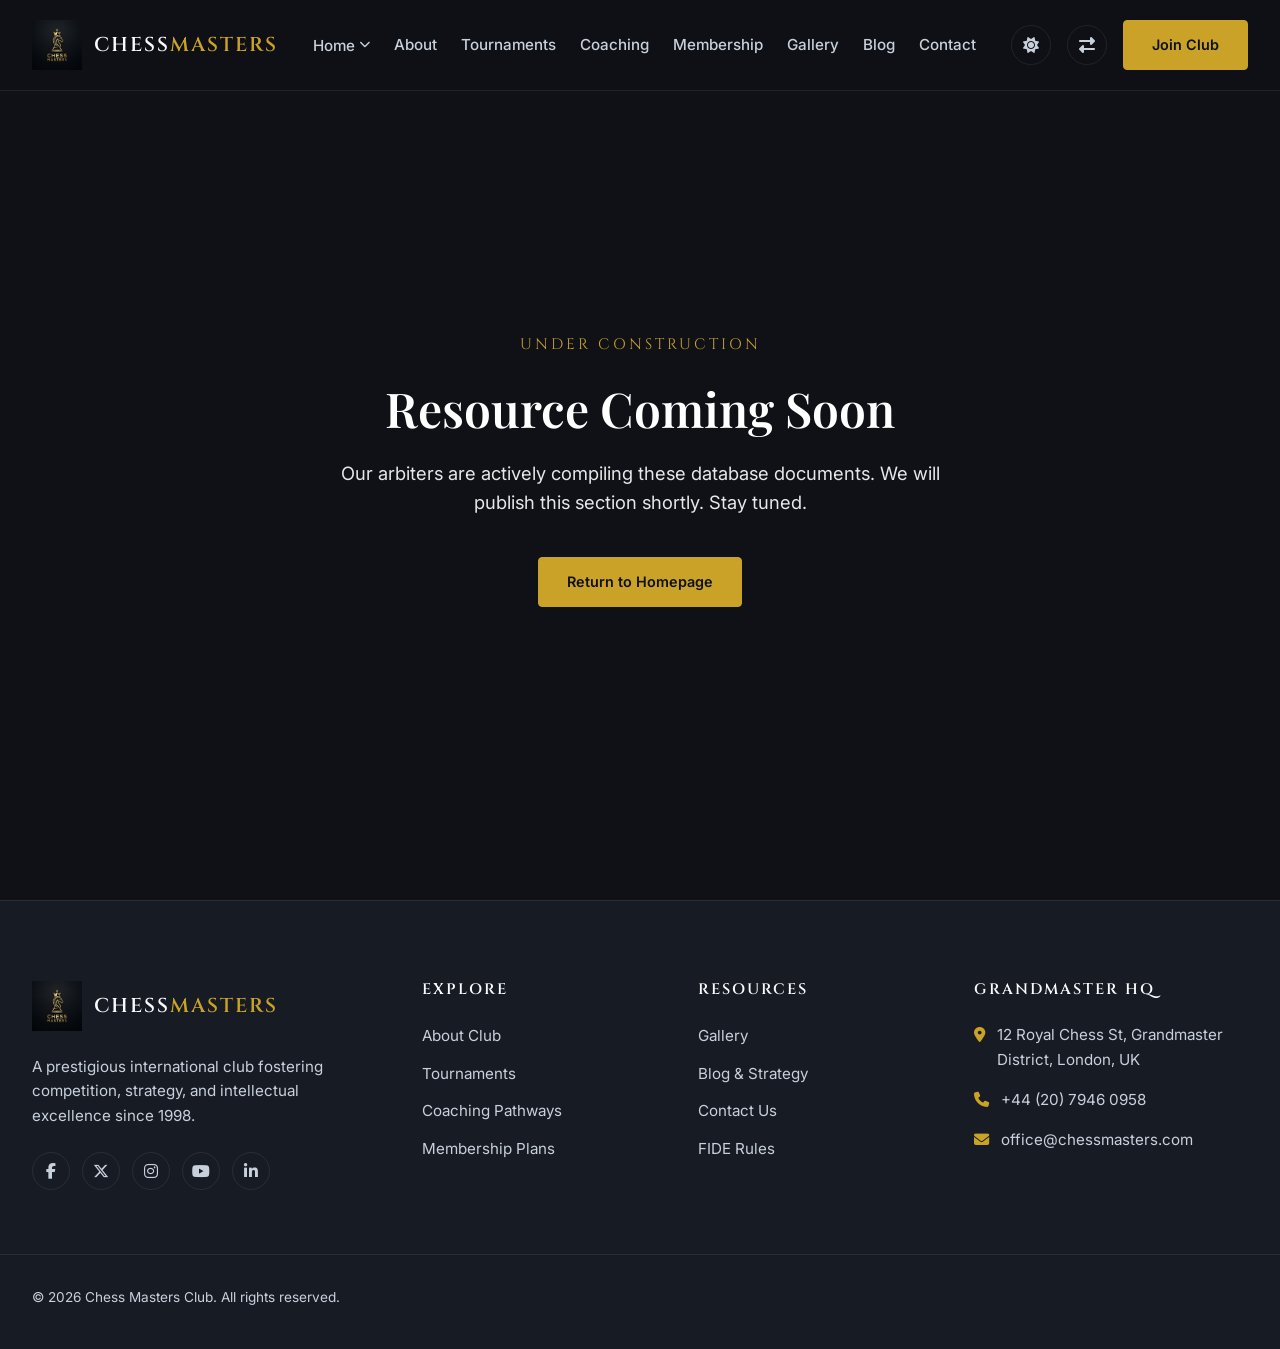
<file: coming-soon.html>
<!DOCTYPE html>
<html lang="en" data-theme="dark" dir="ltr">

<head>
    <meta charset="UTF-8">
    <meta name="viewport" content="width=device-width, initial-scale=1.0">
    <title>Coming Soon - Chess Masters</title>
    <meta name="description" content="This resource is coming soon. Stay tuned for updates from Chess Masters Club.">
    <!-- Favicon -->
    <link rel="icon" type="image/svg+xml" href="assets/images/favicon.svg">
    <link rel="icon" type="image/png" href="assets/images/favicon.png">
    <link rel="apple-touch-icon" href="assets/images/favicon.png">
    <!-- Open Graph / SEO -->
    <meta property="og:type" content="website">
    <meta property="og:url" content="https://chessmasters.com/">
    <meta property="og:image" content="assets/images/hero-1.png">
    <meta name="twitter:card" content="summary_large_image">
    <meta name="robots" content="index, follow">
    <!-- FontAwesome for icons -->
    <link rel="stylesheet" href="https://cdnjs.cloudflare.com/ajax/libs/font-awesome/6.4.2/css/all.min.css">
    <!-- Custom Stylesheet -->
    <link rel="stylesheet" href="assets/css/style.css">
</head>

<body>

    <!-- Site Header -->
    <header id="main-header">
        <div class="header-container container">
            <a href="index.html" class="logo">
                <img src="assets/images/logo.png" alt="Chess Masters Logo" style="width: 50px; height: auto;">
                <div class="logo-text">CHESS<span class="logo-accent">MASTERS</span></div>
            </a>

            <nav class="nav-menu" id="primary-navigation">
                <div class="nav-dropdown">
                    <button class="nav-dropdown-toggle">
                        Home <i class="fas fa-chevron-down" style="font-size: 0.7rem;"></i>
                    </button>
                    <div class="nav-dropdown-menu">
                        <a href="index.html" class="nav-dropdown-item">Home 1</a>
                        <a href="home-2.html" class="nav-dropdown-item">Home 2</a>
                    </div>
                </div>
                <a href="about.html" class="nav-link">About</a>
                <a href="tournaments.html" class="nav-link">Tournaments</a>
                <a href="coaching.html" class="nav-link">Coaching</a>
                <a href="membership.html" class="nav-link">Membership</a>
                <a href="gallery.html" class="nav-link">Gallery</a>
                <a href="blog.html" class="nav-link">Blog</a>
                <a href="contact.html" class="nav-link">Contact</a>
                <!-- Mobile Theme & RTL Toggles (only visible in mobile menu) -->
                <div class="nav-menu-controls">
                    <button class="control-btn theme-toggle-btn" title="Toggle Theme"><i class="fas fa-sun"></i></button>
                    <button class="control-btn rtl-toggle-btn" title="Toggle RTL"><i class="fas fa-right-left"></i></button>
                </div>
            <!-- Mobile Join Club (last in menu) -->
            <div class="nav-menu-join-btn" style="display:none;">
                <a href="signup.html" class="btn btn-primary" style="width:100%; text-align:center;">Join Club</a>
            </div>
            </nav>

            <div class="nav-actions">
                <button class="control-btn theme-toggle-btn" title="Toggle Theme"><i class="fas fa-sun"></i></button>
                <button class="control-btn rtl-toggle-btn" title="Toggle RTL"><i class="fas fa-right-left"></i></button>
                <a href="signup.html" class="btn btn-primary">Join Club</a>
                <button class="menu-toggle" id="mobile-menu-btn" aria-label="Toggle Navigation">
                    <span></span>
                    <span></span>
                    <span></span>
                </button>
            </div>
        </div>
    </header>

    <!-- Subpage Hero -->
    <section class="hero" style="min-height: 100vh; text-align: center; display: flex; align-items: center; justify-content: center; background-color: var(--bg-primary);">
        <div class="container">
            <span class="hero-tag">Under Construction</span>
            <h1 style="margin-bottom: 1.5rem; font-size: 3rem;">Resource Coming Soon</h1>
            <p style="margin: 0 auto 2.5rem auto; max-width: 600px;">Our arbiters are actively compiling these database documents. We will publish this section shortly. Stay tuned.</p>
            <a href="index.html" class="btn btn-primary">Return to Homepage</a>
        </div>
    </section>

    <!-- Footer -->
    <footer>
        <div class="container footer-grid">
            <div>
                <a href="index.html" class="logo" style="margin-bottom: 1.5rem;">
                    <img src="assets/images/logo.png" alt="Chess Masters Logo" style="width: 50px; height: auto;">
                    <div class="logo-text" style="font-size: 1.25rem;">CHESS<span class="logo-accent" style="font-size: 1.25rem;">MASTERS</span></div>
                </a>
                <p class="footer-desc">A prestigious international club fostering competition, strategy, and intellectual excellence since 1998.</p>
                <div class="footer-socials">
                    <a href="#" class="social-btn" aria-label="Facebook"><i class="fab fa-facebook-f"></i></a>
                    <a href="#" class="social-btn" aria-label="Twitter"><i class="fa-brands fa-x-twitter"></i></a>
                    <a href="#" class="social-btn" aria-label="Instagram"><i class="fab fa-instagram"></i></a>
                    <a href="#" class="social-btn" aria-label="YouTube"><i class="fab fa-youtube"></i></a>
                    <a href="#" class="social-btn" aria-label="LinkedIn"><i class="fab fa-linkedin-in"></i></a>
                </div>
            </div>

            <div>
                <h4 class="footer-title">Explore</h4>
                <ul class="footer-links">
                    <li><a href="about.html">About Club</a></li>
                    <li><a href="tournaments.html">Tournaments</a></li>
                    <li><a href="coaching.html">Coaching Pathways</a></li>
                    <li><a href="membership.html">Membership Plans</a></li>
                </ul>
            </div>

            <div>
                <h4 class="footer-title">Resources</h4>
                <ul class="footer-links">
                    <li><a href="gallery.html">Gallery</a></li>
                    <li><a href="blog.html">Blog & Strategy</a></li>
                    <li><a href="contact.html">Contact Us</a></li>
                    <li><a href="coming-soon.html">FIDE Rules</a></li>
                </ul>
            </div>

            <div>
                <h4 class="footer-title">Grandmaster HQ</h4>
                <div class="footer-contact">
                    <div class="footer-contact-item">
                        <i class="fas fa-map-marker-alt"></i>
                        <span>12 Royal Chess St, Grandmaster District, London, UK</span>
                    </div>
                    <div class="footer-contact-item">
                        <i class="fas fa-phone"></i>
                        <span>+44 (20) 7946 0958</span>
                    </div>
                    <div class="footer-contact-item">
                        <i class="fas fa-envelope"></i>
                        <span>office@chessmasters.com</span>
                    </div>
                </div>
            </div>
        </div>

        <div class="container footer-bottom">
            <p>&copy; 2026 Chess Masters Club. All rights reserved.</p>
        </div>
    </footer>

    <!-- Modals -->
    <div class="modal" id="join-club-modal">
        <div class="modal-content">
            <span class="modal-close"><i class="fas fa-times"></i></span>
            <h3 class="modal-title">Join Chess Masters</h3>
            <p class="modal-subtitle">Enroll as a player in our community to unlock complete member privileges.</p>
            <form>
                <div class="form-group">
                    <label class="form-label">Full Name</label>
                    <input type="text" class="form-control" required>
                </div>
                <div class="form-group">
                    <label class="form-label">Email Address</label>
                    <input type="email" class="form-control" required>
                </div>
                <div class="form-group">
                    <label class="form-label">Select Membership Plan</label>
                    <select class="form-control">
                        <option>Aspirant Plan ($29/mo)</option>
                        <option>Contender Plan ($59/mo)</option>
                        <option>Championship Plan ($99/mo)</option>
                    </select>
                </div>
                <button type="submit" class="btn btn-primary" style="width: 100%;">Submit Enrollment</button>
            </form>
        </div>
    </div>

    <div class="modal" id="register-tournament-modal">
        <div class="modal-content">
            <span class="modal-close"><i class="fas fa-times"></i></span>
            <h3 class="modal-title">Tournament Registration</h3>
            <p class="modal-subtitle">Reserve your seat. Matches require official check-in 30 mins before pairing.</p>
            <form>
                <div class="form-group">
                    <label class="form-label">Full Name</label>
                    <input type="text" class="form-control" required>
                </div>
                <div class="form-group">
                    <label class="form-label">FIDE ID (Optional)</label>
                    <input type="text" class="form-control">
                </div>
                <div class="form-group">
                    <label class="form-label">Select Tournament</label>
                    <select class="form-control">
                        <option>Summer Classical Open (July 15)</option>
                        <option>Grandmaster Blitz Arena (August 02)</option>
                        <option>Under-16 Masters Challenge (August 12)</option>
                    </select>
                </div>
                <button type="submit" class="btn btn-premium" style="width: 100%;">Register & Check-In</button>
            </form>
        </div>
    </div>

    <button id="scroll-to-top-btn" class="scroll-top-btn" title="Scroll to Top">
        <i class="fas fa-arrow-up"></i>
    </button>

    <script src="assets/js/main.js"></script>
</body>

</html>
</file>
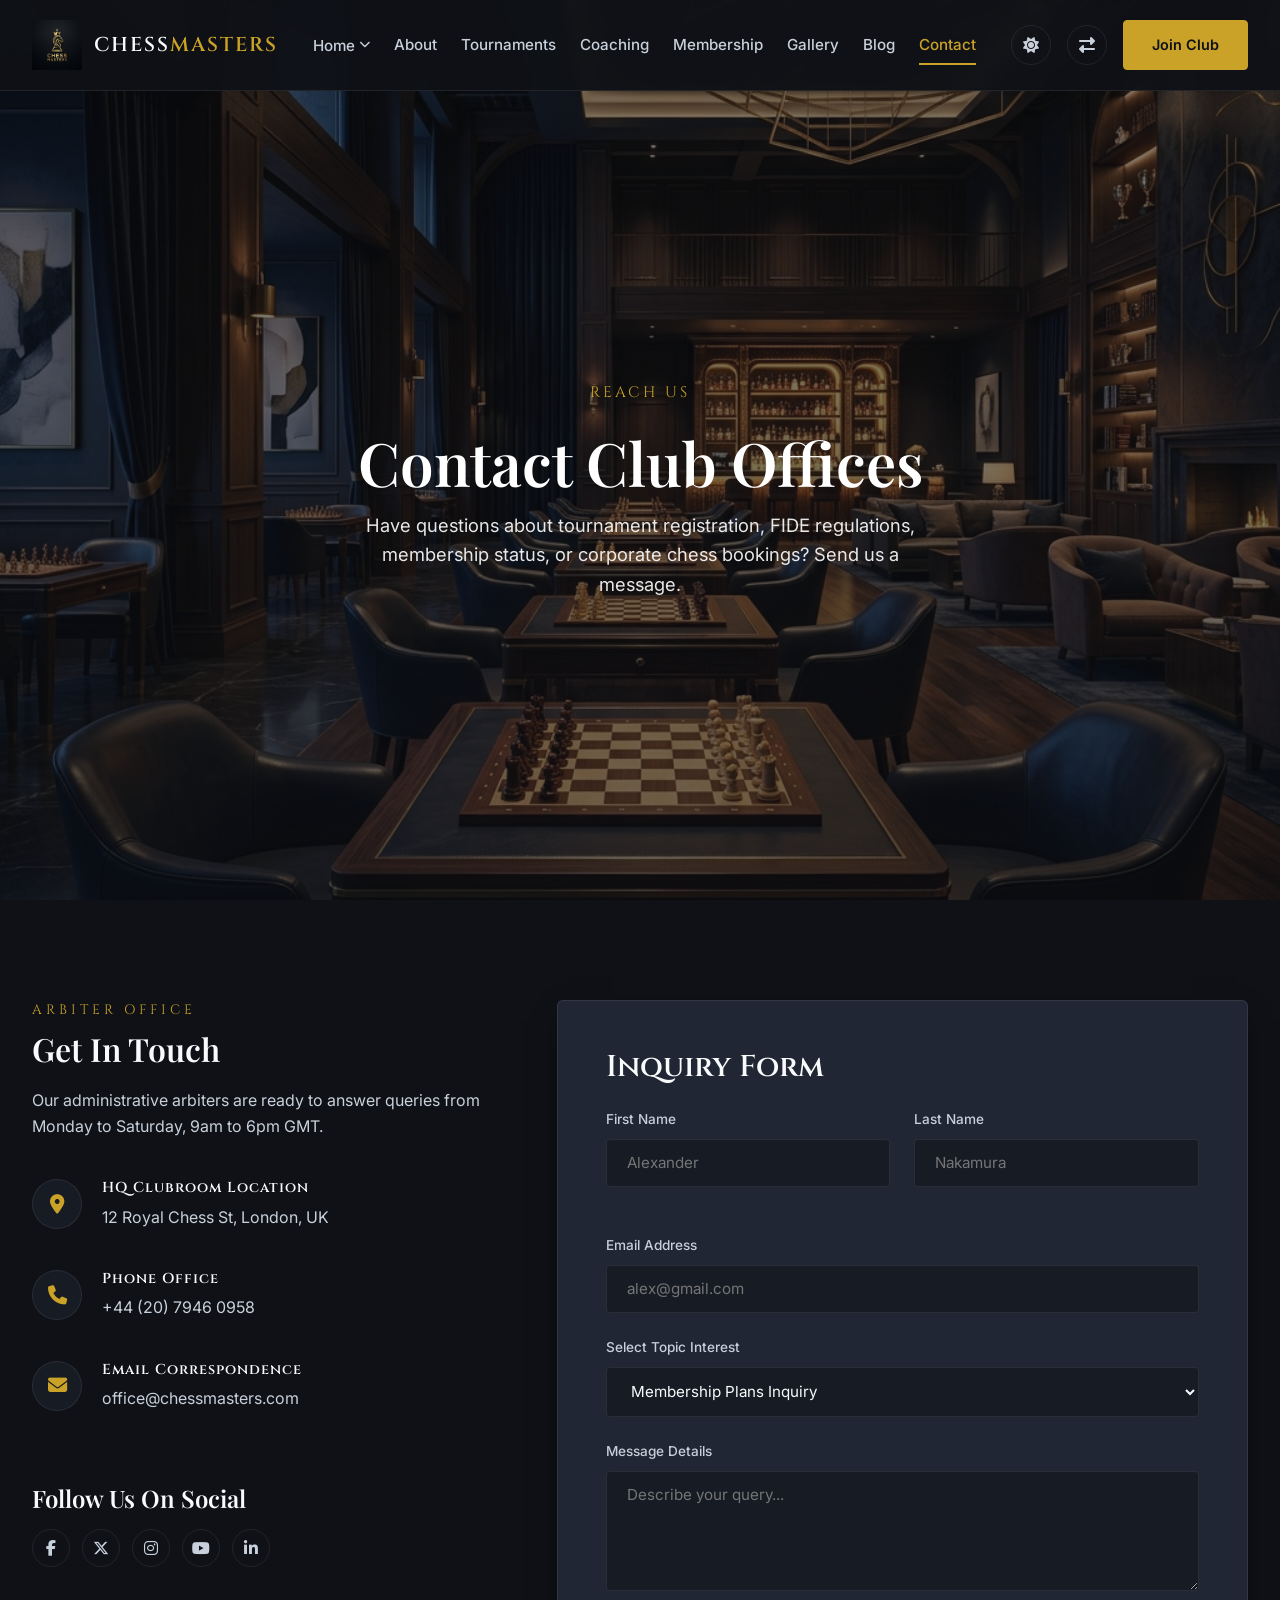
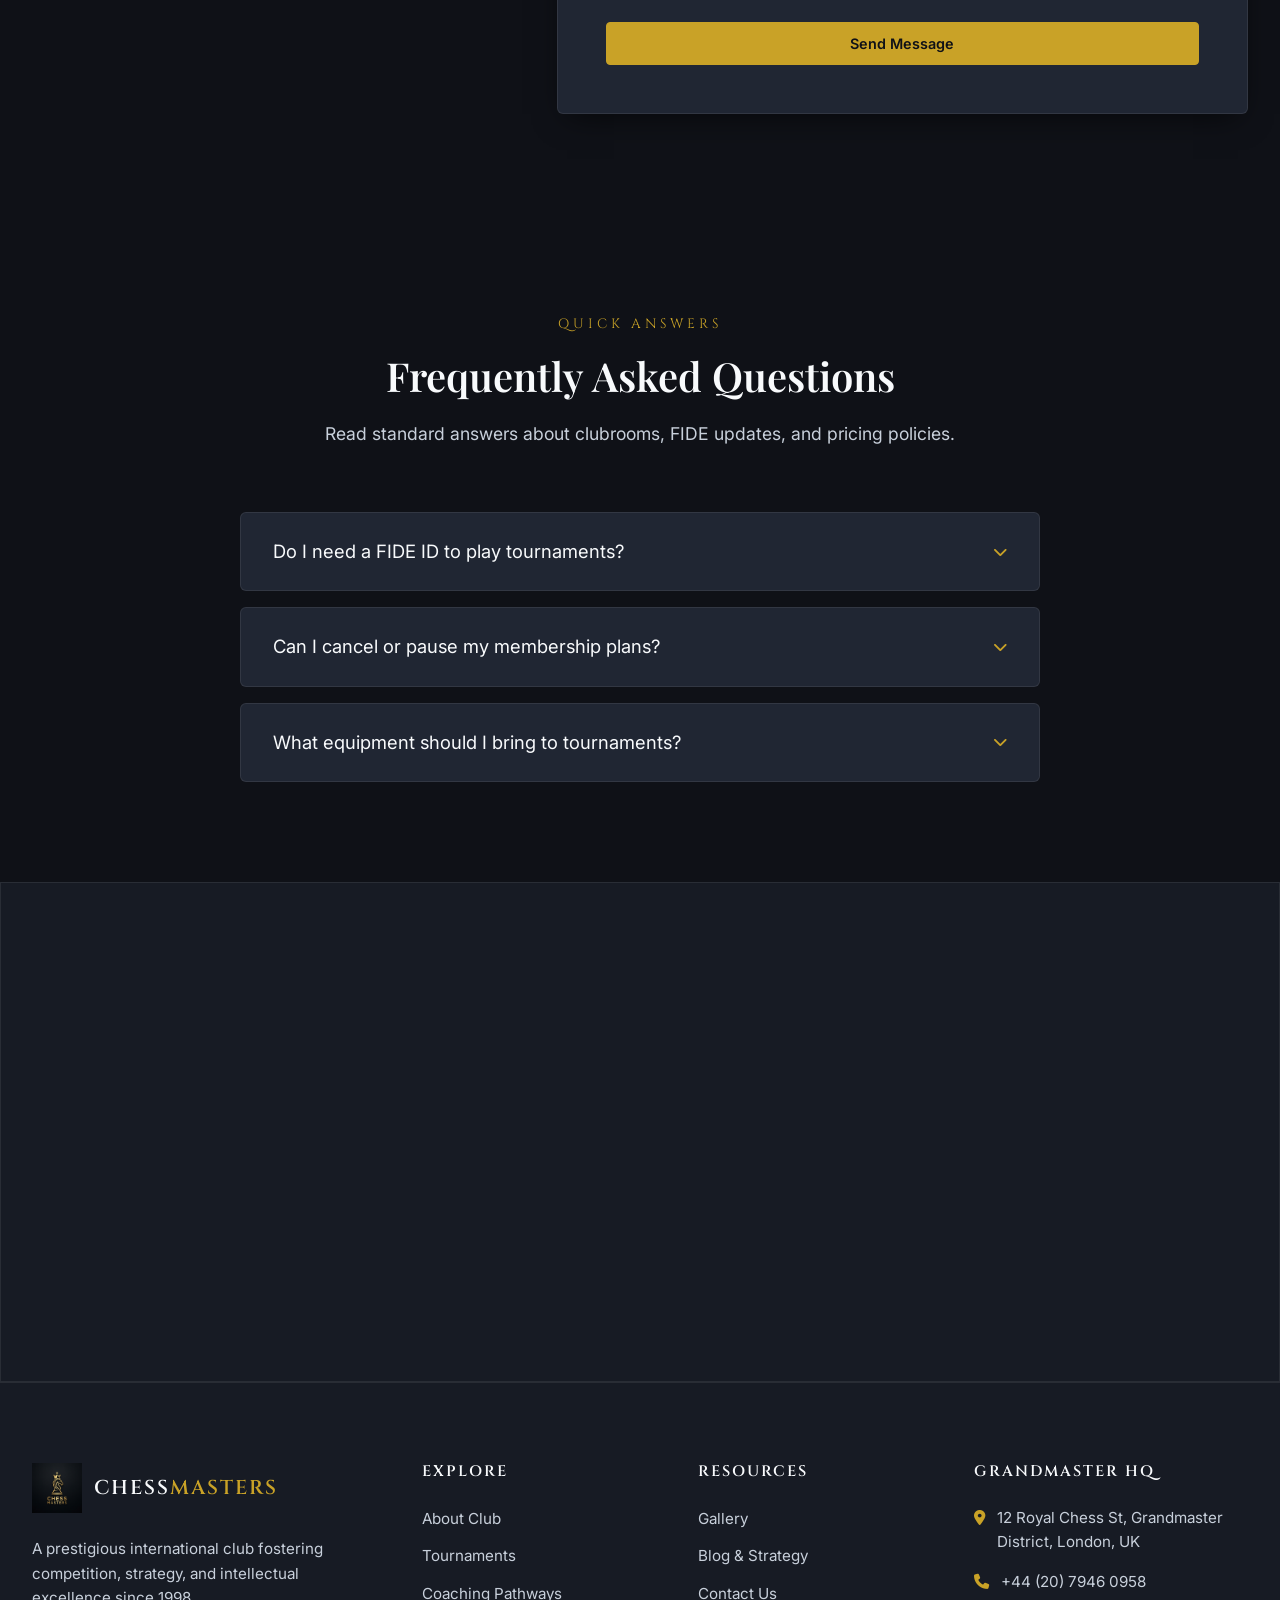
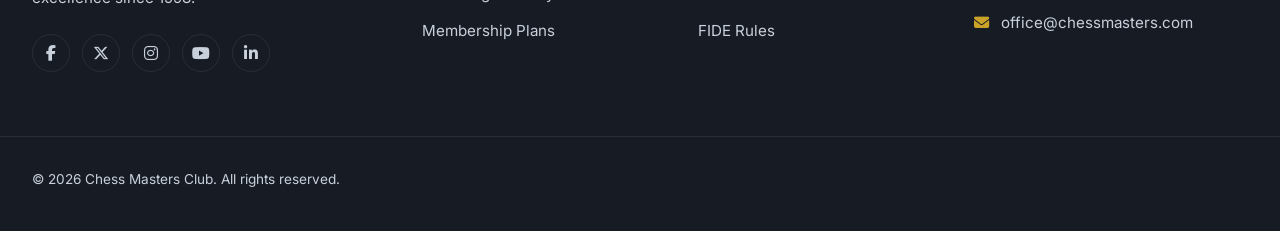
<file: contact.html>
<!DOCTYPE html>
<html lang="en" data-theme="dark" dir="ltr">

<head>
    <meta charset="UTF-8">
    <meta name="viewport" content="width=device-width, initial-scale=1.0">
    <title>Contact Us - Chess Masters</title>
    <meta name="description"
        content="Reach out to Chess Masters Club. Ask questions about arbiter pairing, membership fee waivers, or grandmaster class bookings.">
    <!-- Favicon -->
    <link rel="icon" type="image/svg+xml" href="assets/images/favicon.svg">
    <link rel="icon" type="image/png" href="assets/images/favicon.png">
    <link rel="apple-touch-icon" href="assets/images/favicon.png">
    <!-- Open Graph / SEO -->
    <meta property="og:type" content="website">
    <meta property="og:url" content="https://chessmasters.com/">
    <meta property="og:image" content="assets/images/hero-1.png">
    <meta name="twitter:card" content="summary_large_image">
    <meta name="robots" content="index, follow">
    <!-- FontAwesome for icons -->
    <link rel="stylesheet" href="https://cdnjs.cloudflare.com/ajax/libs/font-awesome/6.4.2/css/all.min.css">
    <!-- Custom Stylesheet -->
    <link rel="stylesheet" href="assets/css/style.css">
</head>

<body>

    <!-- Site Header -->
    <header id="main-header">
        <div class="header-container container">
            <a href="index.html" class="logo">
                <img src="assets/images/logo.png" alt="Chess Masters Logo" style="width: 50px; height: auto;">
                <div class="logo-text">CHESS<span class="logo-accent">MASTERS</span></div>
            </a>

            <nav class="nav-menu" id="primary-navigation">
                <div class="nav-dropdown">
                    <button class="nav-dropdown-toggle">
                        Home <i class="fas fa-chevron-down" style="font-size: 0.7rem;"></i>
                    </button>
                    <div class="nav-dropdown-menu">
                        <a href="index.html" class="nav-dropdown-item">Home 1</a>
                        <a href="home-2.html" class="nav-dropdown-item">Home 2</a>
                    </div>
                </div>
                <a href="about.html" class="nav-link">About</a>
                <a href="tournaments.html" class="nav-link">Tournaments</a>
                <a href="coaching.html" class="nav-link">Coaching</a>
                <a href="membership.html" class="nav-link">Membership</a>
                <a href="gallery.html" class="nav-link">Gallery</a>
                <a href="blog.html" class="nav-link">Blog</a>
                <a href="contact.html" class="nav-link active">Contact</a>
                <!-- Mobile Theme & RTL Toggles (only visible in mobile menu) -->
                <div class="nav-menu-controls">
                    <button class="control-btn theme-toggle-btn" title="Toggle Theme"><i
                            class="fas fa-sun"></i></button>
                    <button class="control-btn rtl-toggle-btn" title="Toggle RTL"><i
                            class="fas fa-right-left"></i></button>
                </div>
                <!-- Mobile Join Club (last in menu) -->
                <div class="nav-menu-join-btn" style="display:none;">
                    <a href="signup.html" class="btn btn-primary" style="width:100%; text-align:center;">Join Club</a>
                </div>
            </nav>

            <div class="nav-actions">
                <button class="control-btn theme-toggle-btn" title="Toggle Theme"><i class="fas fa-sun"></i></button>
                <button class="control-btn rtl-toggle-btn" title="Toggle RTL"><i class="fas fa-right-left"></i></button>
                <a href="signup.html" class="btn btn-primary">Join Club</a>
                <button class="menu-toggle" id="mobile-menu-btn" aria-label="Toggle Navigation">
                    <span></span>
                    <span></span>
                    <span></span>
                </button>
            </div>
        </div>
    </header>

    <!-- Subpage Hero -->
    <section class="hero"
        style="height: 450px; display: flex; flex-direction: column; justify-content: center; padding: 80px 0 0 0; text-align: center; background: linear-gradient(rgba(15, 17, 23, 0.5), rgba(15, 17, 23, 0.6)), url('assets/images/hero-bg-subpages.png') center/cover;">
        <div class="container">
            <span class="hero-tag">Reach Us</span>
            <h1 style="margin-bottom: 1rem;">Contact Club Offices</h1>
            <p style="margin: 0 auto; max-width: 600px;">Have questions about tournament registration, FIDE regulations,
                membership status, or corporate chess bookings? Send us a message.</p>
        </div>
    </section>

    <!-- Contact & inquiry Form Details -->
    <section id="contact-details-form">
        <div class="container">
            <div class="contact-wrapper">
                <!-- Details Panel -->
                <div class="contact-info-panel">
                    <div>
                        <span class="section-tag" style="margin-bottom: 0.5rem;">Arbiter Office</span>
                        <h2 class="section-title" style="font-size: 2rem;">Get In Touch</h2>
                        <p>Our administrative arbiters are ready to answer queries from Monday to Saturday, 9am to 6pm
                            GMT.</p>
                    </div>

                    <div class="contact-detail-item">
                        <div class="contact-detail-icon"><i class="fas fa-map-marker-alt"></i></div>
                        <div class="contact-detail-content">
                            <h4>HQ Clubroom Location</h4>
                            <p>12 Royal Chess St, London, UK</p>
                        </div>
                    </div>

                    <div class="contact-detail-item">
                        <div class="contact-detail-icon"><i class="fas fa-phone"></i></div>
                        <div class="contact-detail-content">
                            <h4>Phone Office</h4>
                            <p>+44 (20) 7946 0958</p>
                        </div>
                    </div>

                    <div class="contact-detail-item">
                        <div class="contact-detail-icon"><i class="fas fa-envelope"></i></div>
                        <div class="contact-detail-content">
                            <h4>Email Correspondence</h4>
                            <p>office@chessmasters.com</p>
                        </div>
                    </div>

                    <!-- Social Icons -->
                    <div style="margin-top: 2rem;">
                        <h4 style="margin-bottom: 1rem;">Follow Us On Social</h4>
                        <div class="footer-socials">
                            <a href="#" class="social-btn" aria-label="Facebook"><i class="fab fa-facebook-f"></i></a>
                            <a href="#" class="social-btn" aria-label="Twitter"><i
                                    class="fa-brands fa-x-twitter"></i></a>
                            <a href="#" class="social-btn" aria-label="Instagram"><i class="fab fa-instagram"></i></a>
                            <a href="#" class="social-btn" aria-label="YouTube"><i class="fab fa-youtube"></i></a>
                            <a href="#" class="social-btn" aria-label="LinkedIn"><i class="fab fa-linkedin-in"></i></a>
                        </div>
                    </div>
                </div>

                <!-- Form Panel -->
                <div class="contact-form-panel">
                    <h3 style="margin-bottom: 1.5rem; font-family: var(--font-accent);">Inquiry Form</h3>
                    <form action="#" method="POST"
                        onsubmit="event.preventDefault(); alert('Thank you! Your message has been sent successfully. We will respond within 24 hours.'); this.reset();">
                        <div class="form-group-row">
                            <div class="form-group">
                                <label class="form-label">First Name</label>
                                <input type="text" class="form-control" required placeholder="Alexander">
                            </div>
                            <div class="form-group">
                                <label class="form-label">Last Name</label>
                                <input type="text" class="form-control" required placeholder="Nakamura">
                            </div>
                        </div>

                        <div class="form-group">
                            <label class="form-label">Email Address</label>
                            <input type="email" class="form-control" required placeholder="alex@gmail.com">
                        </div>

                        <div class="form-group">
                            <label class="form-label">Select Topic Interest</label>
                            <select class="form-control">
                                <option>Membership Plans Inquiry</option>
                                <option>Tournament Pairing / FIDE Regulations</option>
                                <option>Grandmaster Private Tuition Bookings</option>
                                <option>School / Corporate Club Bookings</option>
                            </select>
                        </div>

                        <div class="form-group">
                            <label class="form-label">Message Details</label>
                            <textarea class="form-control" placeholder="Describe your query..."></textarea>
                        </div>

                        <button type="submit" class="btn btn-primary" style="width: 100%;">Send Message</button>
                    </form>
                </div>
            </div>
        </div>
    </section>

    <!-- FAQ Accordion section -->
    <section id="faq-sections">
        <div class="container">
            <div class="section-header">
                <span class="section-tag">Quick Answers</span>
                <h2 class="section-title">Frequently Asked Questions</h2>
                <p class="section-subtitle">Read standard answers about clubrooms, FIDE updates, and pricing policies.
                </p>
            </div>

            <div class="faq-accordion">
                <!-- FAQ 1 -->
                <div class="faq-item">
                    <div class="faq-question">
                        <span>Do I need a FIDE ID to play tournaments?</span>
                        <i class="fas fa-chevron-down faq-icon"></i>
                    </div>
                    <div class="faq-answer">
                        <p>No. If you do not have a FIDE ID, our arbiter board will allocate you a local ID during first
                            round pairings check-in and submit your name to the federation for standard rating
                            registration.</p>
                    </div>
                </div>

                <!-- FAQ 2 -->
                <div class="faq-item">
                    <div class="faq-question">
                        <span>Can I cancel or pause my membership plans?</span>
                        <i class="fas fa-chevron-down faq-icon"></i>
                    </div>
                    <div class="faq-answer">
                        <p>Yes. You can pause or cancel your monthly subscriptions at any point directly from the
                            accounts office or by sending an email cancellation request 5 days prior to billing updates.
                        </p>
                    </div>
                </div>

                <!-- FAQ 3 -->
                <div class="faq-item">
                    <div class="faq-question">
                        <span>What equipment should I bring to tournaments?</span>
                        <i class="fas fa-chevron-down faq-icon"></i>
                    </div>
                    <div class="faq-answer">
                        <p>All sets, electronic digital clocks, DGT sensor boards, and notation booklets are supplied
                            directly by the club. Players only need to bring legal check-in documents.</p>
                    </div>
                </div>
            </div>
        </div>
    </section>

    <!-- Google Map Embed -->
    <section style="padding: 0;">
        <div class="map-container" style="border-radius: 0; margin-top: 0; height: 500px;">
            <iframe
                src="https://www.google.com/maps/embed?pb=!1m18!1m12!1m3!1d2483.5236949876456!2d-0.12755892346818684!3d51.50735167148693!2m3!1f0!2f0!3f0!3m2!1i1024!2i768!4f13.1!3m3!1m2!1s0x487604b900000001%3A0x1234567890abcdef!2s12%20Royal%20Chess%20St%2C%20London!5e0!3m2!1sen!2suk!4v1234567890"
                width="100%" height="100%" style="border:0;" allowfullscreen="" loading="lazy"
                referrerpolicy="no-referrer-when-downgrade"></iframe>
        </div>
    </section>

    <!-- Footer -->
    <footer>
        <div class="container footer-grid">
            <div>
                <a href="index.html" class="logo" style="margin-bottom: 1.5rem;">
                    <img src="assets/images/logo.png" alt="Chess Masters Logo" style="width: 50px; height: auto;">
                    <div class="logo-text" style="font-size: 1.25rem;">CHESS<span class="logo-accent"
                            style="font-size: 1.25rem;">MASTERS</span></div>
                </a>
                <p class="footer-desc">A prestigious international club fostering competition, strategy, and
                    intellectual excellence since 1998.</p>
                <div class="footer-socials">
                    <a href="#" class="social-btn" aria-label="Facebook"><i class="fab fa-facebook-f"></i></a>
                    <a href="#" class="social-btn" aria-label="Twitter"><i class="fa-brands fa-x-twitter"></i></a>
                    <a href="#" class="social-btn" aria-label="Instagram"><i class="fab fa-instagram"></i></a>
                    <a href="#" class="social-btn" aria-label="YouTube"><i class="fab fa-youtube"></i></a>
                    <a href="#" class="social-btn" aria-label="LinkedIn"><i class="fab fa-linkedin-in"></i></a>
                </div>
            </div>

            <div>
                <h4 class="footer-title">Explore</h4>
                <ul class="footer-links">
                    <li><a href="about.html">About Club</a></li>
                    <li><a href="tournaments.html">Tournaments</a></li>
                    <li><a href="coaching.html">Coaching Pathways</a></li>
                    <li><a href="membership.html">Membership Plans</a></li>
                </ul>
            </div>

            <div>
                <h4 class="footer-title">Resources</h4>
                <ul class="footer-links">
                    <li><a href="gallery.html">Gallery</a></li>
                    <li><a href="blog.html">Blog & Strategy</a></li>
                    <li><a href="contact.html">Contact Us</a></li>
                    <li><a href="coming-soon.html">FIDE Rules</a></li>
                </ul>
            </div>

            <div>
                <h4 class="footer-title">Grandmaster HQ</h4>
                <div class="footer-contact">
                    <div class="footer-contact-item">
                        <i class="fas fa-map-marker-alt"></i>
                        <span>12 Royal Chess St, Grandmaster District, London, UK</span>
                    </div>
                    <div class="footer-contact-item">
                        <i class="fas fa-phone"></i>
                        <span>+44 (20) 7946 0958</span>
                    </div>
                    <div class="footer-contact-item">
                        <i class="fas fa-envelope"></i>
                        <span>office@chessmasters.com</span>
                    </div>
                </div>
            </div>
        </div>

        <div class="container footer-bottom">
            <p>&copy; 2026 Chess Masters Club. All rights reserved.</p>
        </div>
    </footer>

    <!-- Modals -->
    <div class="modal" id="join-club-modal">
        <div class="modal-content">
            <span class="modal-close"><i class="fas fa-times"></i></span>
            <h3 class="modal-title">Join Chess Masters</h3>
            <p class="modal-subtitle">Enroll as a player in our community to unlock complete member privileges.</p>
            <form>
                <div class="form-group">
                    <label class="form-label">Full Name</label>
                    <input type="text" class="form-control" required>
                </div>
                <div class="form-group">
                    <label class="form-label">Email Address</label>
                    <input type="email" class="form-control" required>
                </div>
                <div class="form-group">
                    <label class="form-label">Select Membership Plan</label>
                    <select class="form-control">
                        <option>Aspirant Plan ($29/mo)</option>
                        <option>Contender Plan ($59/mo)</option>
                        <option>Championship Plan ($99/mo)</option>
                    </select>
                </div>
                <button type="submit" class="btn btn-primary" style="width: 100%;">Submit Enrollment</button>
            </form>
        </div>
    </div>

    <div class="modal" id="register-tournament-modal">
        <div class="modal-content">
            <span class="modal-close"><i class="fas fa-times"></i></span>
            <h3 class="modal-title">Tournament Registration</h3>
            <p class="modal-subtitle">Reserve your seat. Matches require official check-in 30 mins before pairing.</p>
            <form>
                <div class="form-group">
                    <label class="form-label">Full Name</label>
                    <input type="text" class="form-control" required>
                </div>
                <div class="form-group">
                    <label class="form-label">FIDE ID (Optional)</label>
                    <input type="text" class="form-control">
                </div>
                <div class="form-group">
                    <label class="form-label">Select Tournament</label>
                    <select class="form-control">
                        <option>Summer Classical Open (July 15)</option>
                        <option>Grandmaster Blitz Arena (August 02)</option>
                        <option>Under-16 Masters Challenge (August 12)</option>
                    </select>
                </div>
                <button type="submit" class="btn btn-premium" style="width: 100%;">Register & Check-In</button>
            </form>
        </div>
    </div>

    <button id="scroll-to-top-btn" class="scroll-top-btn" title="Scroll to Top">
        <i class="fas fa-arrow-up"></i>
    </button>

    <script src="assets/js/main.js"></script>
</body>

</html>
</file>
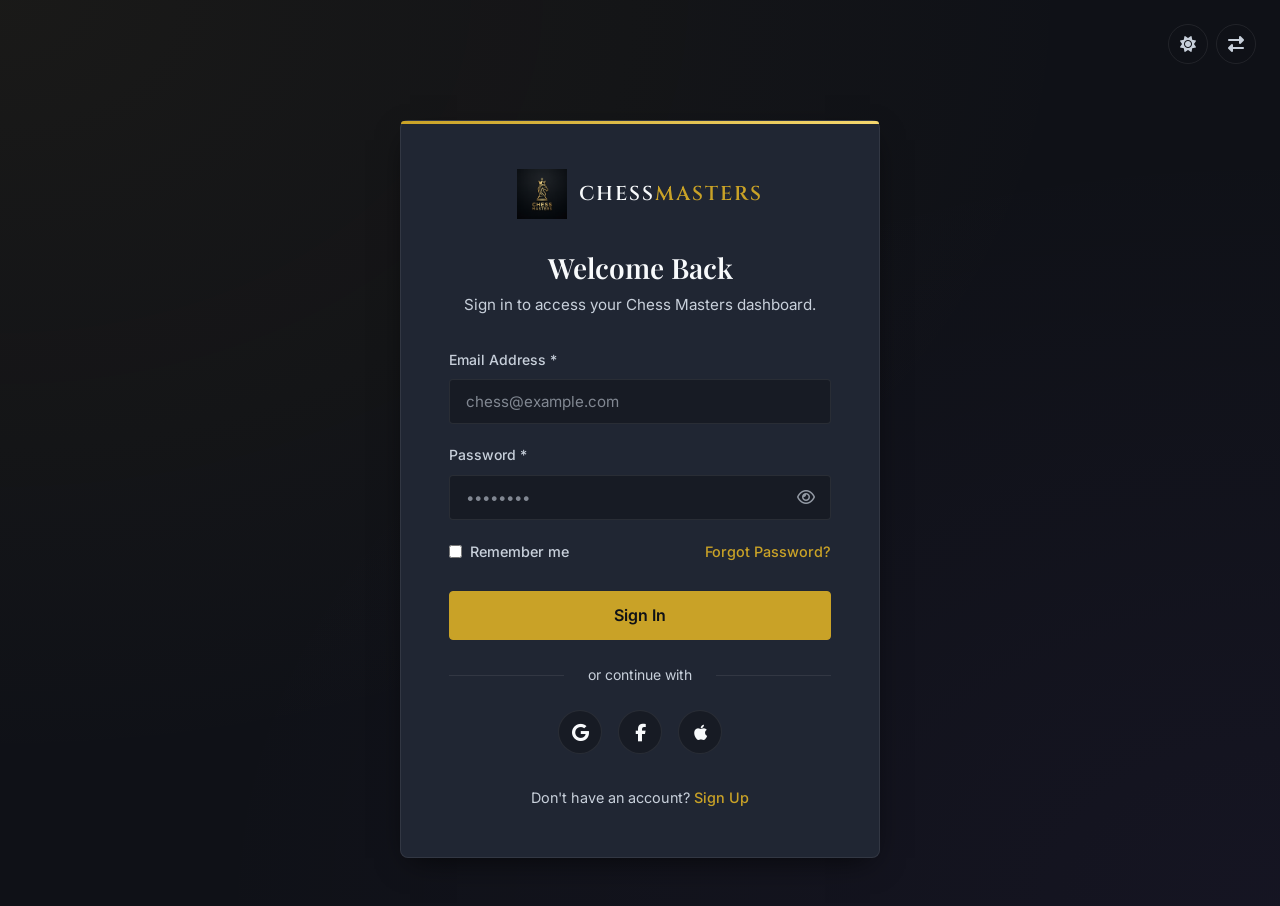
<file: login.html>
<!DOCTYPE html>
<html lang="en" data-theme="dark" dir="ltr">

<head>
    <meta charset="UTF-8">
    <meta name="viewport" content="width=device-width, initial-scale=1.0">
    <title>Sign In - Chess Masters</title>
    <meta name="description"
        content="Sign in to your Chess Masters Club account. Access tournaments, Grandmaster coaching sessions, and elite member privileges.">
    <!-- Favicon -->
    <link rel="icon" type="image/svg+xml" href="assets/images/favicon.svg">
    <link rel="icon" type="image/png" href="assets/images/favicon.png">
    <link rel="apple-touch-icon" href="assets/images/favicon.png">
    <!-- Open Graph / SEO -->
    <meta property="og:type" content="website">
    <meta property="og:title" content="Sign In - Chess Masters">
    <meta property="og:description" content="Sign in to your Chess Masters Club account.">
    <meta property="og:url" content="https://chessmasters.com/login.html">
    <meta property="og:image" content="assets/images/hero-1.png">
    <meta name="twitter:card" content="summary_large_image">
    <meta name="robots" content="index, follow">
    <!-- FontAwesome for icons -->
    <link rel="stylesheet" href="https://cdnjs.cloudflare.com/ajax/libs/font-awesome/6.4.2/css/all.min.css">
    <!-- Custom Stylesheet -->
    <link rel="stylesheet" href="assets/css/style.css">
    <style>
        .auth-page {
            min-height: 100vh;
            display: flex;
            align-items: center;
            justify-content: center;
            padding: 120px 1.5rem 3rem;
            background-color: var(--bg-primary);
            position: relative;
            overflow: hidden;
        }

        .auth-page::before {
            content: '';
            position: absolute;
            top: 0;
            left: 0;
            right: 0;
            bottom: 0;
            background: radial-gradient(ellipse at top left, rgba(201, 162, 39, 0.06) 0%, transparent 60%),
                radial-gradient(ellipse at bottom right, rgba(139, 92, 246, 0.05) 0%, transparent 60%);
            pointer-events: none;
        }

        .auth-card {
            background-color: var(--bg-card);
            border: 1px solid var(--border-color);
            border-radius: 8px;
            padding: 3rem;
            width: 100%;
            max-width: 480px;
            box-shadow: var(--shadow-premium);
            position: relative;
            z-index: 1;
        }

        .auth-card::before {
            content: '';
            position: absolute;
            top: 0;
            left: 0;
            right: 0;
            height: 3px;
            background: linear-gradient(90deg, var(--accent-primary), var(--accent-secondary));
            border-radius: 8px 8px 0 0;
        }

        .auth-logo {
            display: flex;
            align-items: center;
            justify-content: center;
            gap: 0.75rem;
            margin-bottom: 2rem;
            text-decoration: none;
        }

        .auth-logo svg {
            width: 32px;
            height: 32px;
            fill: var(--accent-primary);
        }

        .auth-title {
            text-align: center;
            margin-bottom: 2rem;
        }

        .auth-title h1 {
            font-size: 1.75rem;
            margin-bottom: 0.5rem;
        }

        .auth-title p {
            font-size: 0.95rem;
            color: var(--text-secondary);
        }

        .auth-form .form-group {
            margin-bottom: 1.25rem;
        }

        .auth-form label {
            display: block;
            font-size: 0.875rem;
            font-weight: 500;
            color: var(--text-secondary);
            margin-bottom: 0.5rem;
        }

        .auth-form input,
        .auth-form select {
            width: 100%;
            padding: 0.75rem 1rem;
            background-color: var(--bg-secondary);
            border: 1px solid var(--border-color);
            border-radius: 4px;
            color: var(--text-primary);
            font-family: var(--font-body);
            font-size: 0.95rem;
            transition: border-color var(--transition-fast), box-shadow var(--transition-fast);
        }

        .auth-form input:focus,
        .auth-form select:focus {
            outline: none;
            border-color: var(--accent-primary);
            box-shadow: 0 0 0 3px rgba(201, 162, 39, 0.1);
        }

        .auth-form input::placeholder {
            color: var(--text-secondary);
            opacity: 0.6;
        }

        .auth-submit {
            width: 100%;
            margin-top: 0.5rem;
            padding: 0.85rem;
            font-size: 1rem;
        }

        .auth-divider {
            text-align: center;
            color: var(--text-secondary);
            font-size: 0.875rem;
            margin: 1.5rem 0;
            position: relative;
        }

        .auth-divider::before,
        .auth-divider::after {
            content: '';
            position: absolute;
            top: 50%;
            width: 30%;
            height: 1px;
            background-color: var(--border-color);
        }

        .auth-divider::before {
            left: 0;
        }

        .auth-divider::after {
            right: 0;
        }

        .auth-footer {
            text-align: center;
            margin-top: 1.5rem;
            font-size: 0.9rem;
            color: var(--text-secondary);
        }

        .auth-footer a {
            color: var(--accent-primary);
            font-weight: 500;
            text-decoration: none;
        }

        .auth-footer a:hover {
            text-decoration: underline;
        }

        .social-login-btn {
            display: flex;
            align-items: center;
            justify-content: center;
            width: 44px;
            height: 44px;
            border: 1px solid var(--border-color);
            border-radius: 50%;
            color: var(--text-primary);
            transition: all var(--transition-fast);
            background-color: var(--bg-secondary);
            font-size: 1.1rem;
            text-decoration: none;
        }

        .social-login-btn:hover {
            border-color: var(--accent-primary);
            color: var(--accent-primary);
            box-shadow: 0 0 10px var(--glow);
            transform: translateY(-2px);
        }

        .auth-controls {
            position: fixed;
            top: 1.5rem;
            right: 1.5rem;
            display: flex;
            gap: 0.5rem;
            z-index: 100;
        }

        html[dir="rtl"] .auth-controls {
            right: auto;
            left: 1.5rem;
        }

        @media (max-width: 480px) {
            .auth-card {
                padding: 2rem 1.5rem;
            }

            .auth-page {
                padding: 5rem 1rem 2rem;
            }
        }
    </style>
</head>

<body>

    <main class="auth-page">
        <!-- Theme & RTL controls - fixed top-right outside card -->
        <div class="auth-controls">
            <button class="control-btn theme-toggle-btn" title="Toggle Theme"><i class="fas fa-sun"></i></button>
            <button class="control-btn rtl-toggle-btn" title="Switch to RTL"><i class="fas fa-right-left"></i></button>
        </div>

        <div class="auth-card">

            <!-- Logo -->
            <a href="index.html" class="auth-logo">
                <img src="assets/images/logo.png" alt="Chess Masters Logo" style="width: 50px; height: auto;">
                <div class="logo-text">CHESS<span class="logo-accent">MASTERS</span></div>
            </a>

            <!-- Title -->
            <div class="auth-title">
                <h1>Welcome Back</h1>
                <p>Sign in to access your Chess Masters dashboard.</p>
            </div>

            <!-- Sign In Form -->
            <form class="auth-form" id="login-form">
                <div class="form-group">
                    <label for="email">Email Address *</label>
                    <input type="email" id="email" placeholder="chess@example.com" required>
                </div>
                <div class="form-group" style="position: relative;">
                    <label for="password">Password *</label>
                    <div style="position: relative; display: flex; align-items: center;">
                        <input type="password" id="password" placeholder="••••••••" required
                            style="padding-inline-end: 2.5rem;">
                        <i class="far fa-eye" id="toggle-password"
                            style="position: absolute; inset-inline-end: 1rem; cursor: pointer; color: var(--text-secondary); opacity: 0.7; transition: opacity var(--transition-fast);"></i>
                    </div>
                </div>

                <div class="form-group"
                    style="display: flex; justify-content: space-between; align-items: center; margin-top: 1.25rem;">
                    <label for="remember-me"
                        style="display: flex; align-items: center; gap: 0.5rem; margin: 0; cursor: pointer; font-size: 0.9rem;">
                        <input type="checkbox" id="remember-me" style="width: auto; margin: 0; cursor: pointer;">
                        Remember me
                    </label>
                    <a href="#" class="forgot-password-link"
                        style="color: var(--accent-primary); font-size: 0.9rem; text-decoration: none; font-weight: 500; transition: color var(--transition-fast);">Forgot
                        Password?</a>
                </div>

                <button type="submit" class="btn btn-primary auth-submit" id="login-btn">
                    Sign In
                </button>
            </form>

            <div class="auth-divider">or continue with</div>

            <div style="display: flex; justify-content: center; gap: 1rem; margin-top: 1rem; margin-bottom: 2rem;">
                <a href="#" class="social-login-btn" title="Continue with Google"><i class="fab fa-google"></i></a>
                <a href="#" class="social-login-btn" title="Continue with Facebook"><i
                        class="fab fa-facebook-f"></i></a>
                <a href="#" class="social-login-btn" title="Continue with Apple"><i class="fab fa-apple"></i></a>
            </div>

            <p class="auth-footer">
                Don't have an account? <a href="signup.html">Sign Up</a>
            </p>

        </div>
    </main>

    <!-- Scroll to Top Button -->
    <button id="scroll-to-top-btn" class="scroll-top-btn" title="Scroll to Top">
        <i class="fas fa-arrow-up"></i>
    </button>

    <!-- JS Scripts -->
    <script src="assets/js/main.js"></script>
    <script>
        // Password Visibility Toggle
        const togglePassword = document.getElementById('toggle-password');
        const passwordInput = document.getElementById('password');
        if (togglePassword && passwordInput) {
            togglePassword.addEventListener('click', () => {
                const type = passwordInput.getAttribute('type') === 'password' ? 'text' : 'password';
                passwordInput.setAttribute('type', type);
                togglePassword.classList.toggle('fa-eye');
                togglePassword.classList.toggle('fa-eye-slash');
            });
        }

        // Login form submission
        const loginForm = document.getElementById('login-form');
        const loginBtn = document.getElementById('login-btn');
        if (loginForm && loginBtn) {
            loginForm.addEventListener('submit', (e) => {
                e.preventDefault();
                const original = loginBtn.innerHTML;
                loginBtn.disabled = true;
                loginBtn.innerHTML = 'Signing In...';
                setTimeout(() => {
                    alert('Sign in successful! Redirecting to dashboard...');
                    loginForm.reset();
                    loginBtn.disabled = false;
                    loginBtn.innerHTML = original;
                }, 1200);
            });
        }

        // Add forgot password link hover underline
        const forgotLink = document.querySelector('.forgot-password-link');
        if (forgotLink) {
            forgotLink.addEventListener('mouseenter', () => forgotLink.style.textDecoration = 'underline');
            forgotLink.addEventListener('mouseleave', () => forgotLink.style.textDecoration = 'none');
        }
    </script>
</body>

</html>
</file>
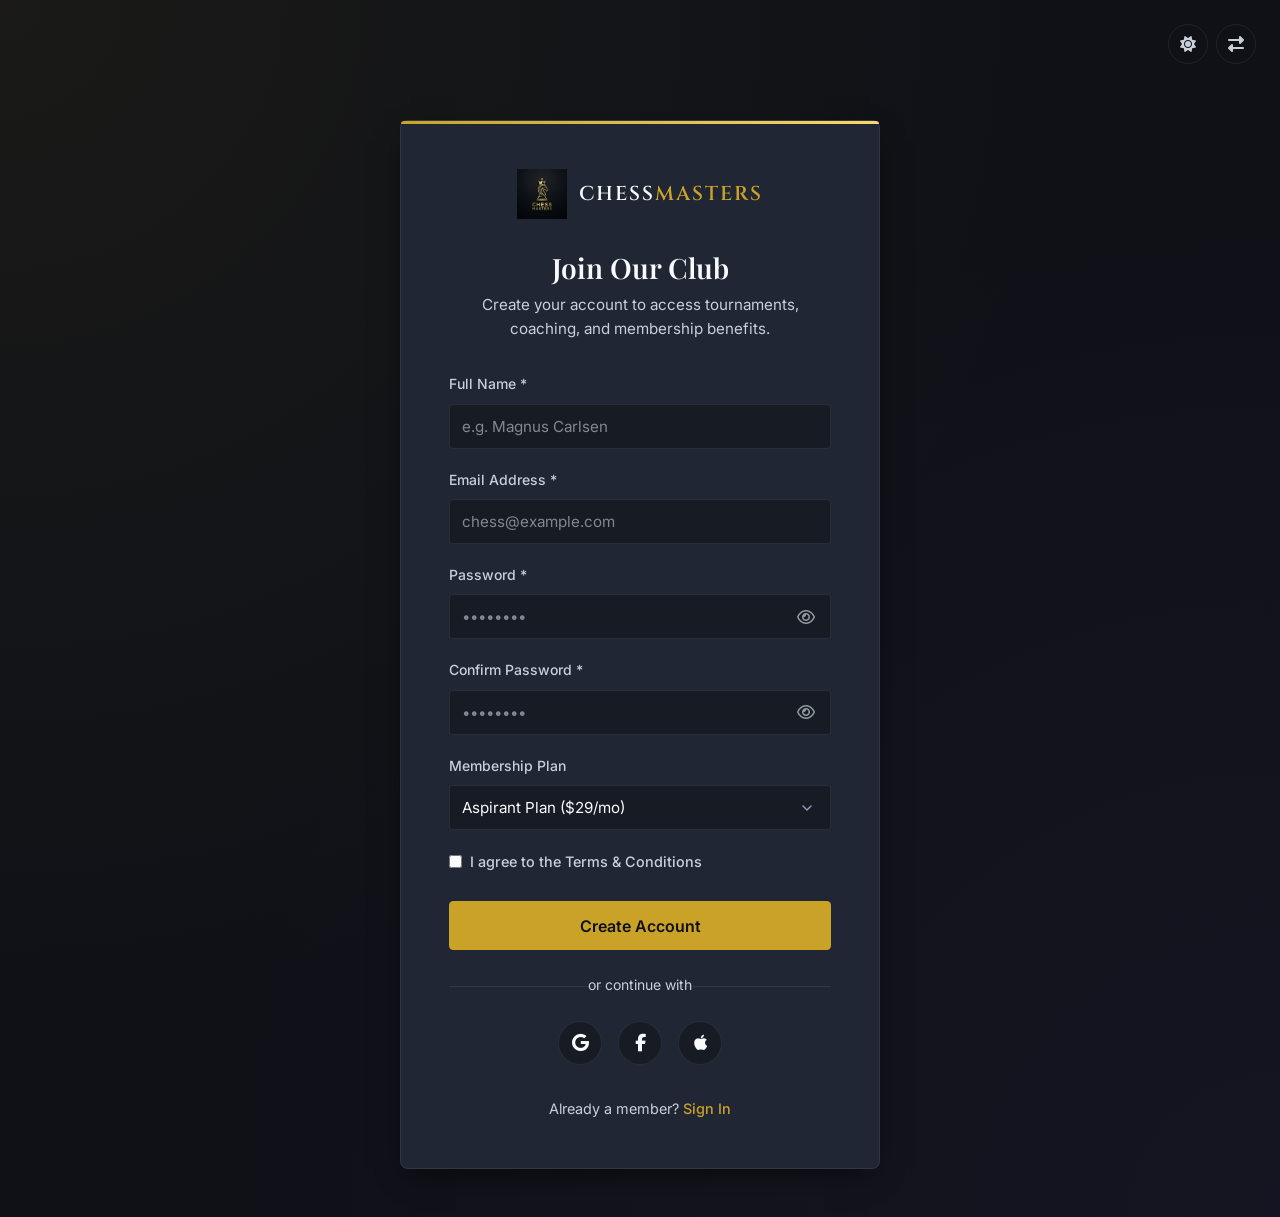
<file: signup.html>
<!DOCTYPE html>
<html lang="en" data-theme="dark" dir="ltr">

<head>
    <meta charset="UTF-8">
    <meta name="viewport" content="width=device-width, initial-scale=1.0">
    <title>Join Chess Masters Club | Sign Up</title>
    <meta name="description"
        content="Create your Chess Masters Club account. Unlock FIDE-rated tournaments, Grandmaster coaching sessions, and elite member privileges.">
    <!-- Favicon -->
    <link rel="icon" type="image/svg+xml" href="assets/images/favicon.svg">
    <link rel="icon" type="image/png" href="assets/images/favicon.png">
    <link rel="apple-touch-icon" href="assets/images/favicon.png">
    <!-- Open Graph / SEO -->
    <meta property="og:type" content="website">
    <meta property="og:title" content="Join Chess Masters Club">
    <meta property="og:description"
        content="Register for Chess Masters Club membership and unlock elite chess experiences.">
    <meta property="og:url" content="https://chessmasters.com/signup.html">
    <meta property="og:image" content="assets/images/hero-1.png">
    <meta name="twitter:card" content="summary_large_image">
    <meta name="robots" content="index, follow">
    <!-- FontAwesome for icons -->
    <link rel="stylesheet" href="https://cdnjs.cloudflare.com/ajax/libs/font-awesome/6.4.2/css/all.min.css">
    <!-- Custom Stylesheet -->
    <link rel="stylesheet" href="assets/css/style.css">
    <style>
        .auth-page {
            min-height: 100vh;
            display: flex;
            align-items: center;
            justify-content: center;
            padding: 120px 1.5rem 3rem;
            background-color: var(--bg-primary);
            position: relative;
            overflow: hidden;
        }

        .auth-page::before {
            content: '';
            position: absolute;
            top: 0;
            left: 0;
            right: 0;
            bottom: 0;
            background: radial-gradient(ellipse at top left, rgba(201, 162, 39, 0.06) 0%, transparent 60%),
                radial-gradient(ellipse at bottom right, rgba(139, 92, 246, 0.05) 0%, transparent 60%);
            pointer-events: none;
        }

        .auth-card {
            background-color: var(--bg-card);
            border: 1px solid var(--border-color);
            border-radius: 8px;
            padding: 3rem;
            width: 100%;
            max-width: 480px;
            box-shadow: var(--shadow-premium);
            position: relative;
            z-index: 1;
        }

        .auth-card::before {
            content: '';
            position: absolute;
            top: 0;
            left: 0;
            right: 0;
            height: 3px;
            background: linear-gradient(90deg, var(--accent-primary), var(--accent-secondary));
            border-radius: 8px 8px 0 0;
        }

        .auth-logo {
            display: flex;
            align-items: center;
            justify-content: center;
            gap: 0.75rem;
            margin-bottom: 2rem;
            text-decoration: none;
        }

        .auth-logo svg {
            width: 32px;
            height: 32px;
            fill: var(--accent-primary);
        }

        .auth-title {
            text-align: center;
            margin-bottom: 2rem;
        }

        .auth-title h1 {
            font-size: 1.75rem;
            margin-bottom: 0.5rem;
        }

        .auth-title p {
            font-size: 0.95rem;
            color: var(--text-secondary);
        }

        .auth-form .form-group {
            margin-bottom: 1.25rem;
        }

        .auth-form label {
            display: block;
            font-size: 0.875rem;
            font-weight: 500;
            color: var(--text-secondary);
            margin-bottom: 0.5rem;
        }

        .auth-form input, .auth-form select { width: 100%; padding: 0.75rem; } .auth-form select {
            -webkit-appearance: none;
            -moz-appearance: none;
            appearance: none;
            background-image: url('data:image/svg+xml;utf8,<svg xmlns="http://www.w3.org/2000/svg" width="16" height="16" viewBox="0 0 24 24" fill="none" stroke="%2394a3b8" stroke-width="2" stroke-linecap="round" stroke-linejoin="round"><path d="M6 9l6 6 6-6"/></svg>');
            background-repeat: no-repeat;
            background-position: calc(100% - 15px) center;
            background-size: 16px;
            padding-inline-end: 2.5rem !important;
        }
        html[dir="rtl"] .auth-form select {
            background-position: 15px center;
        } .auth-form input, .auth-form select {
            background-color: var(--bg-secondary);
            border: 1px solid var(--border-color);
            border-radius: 4px;
            color: var(--text-primary);
            font-family: var(--font-body);
            font-size: 0.95rem;
            transition: border-color var(--transition-fast), box-shadow var(--transition-fast);
        }

        .auth-form input:focus,
        .auth-form select:focus {
            outline: none;
            border-color: var(--accent-primary);
            box-shadow: 0 0 0 3px rgba(201, 162, 39, 0.1);
        }

        .auth-form input::placeholder {
            color: var(--text-secondary);
            opacity: 0.6;
        }

        .auth-submit {
            width: 100%;
            margin-top: 0.5rem;
            padding: 0.85rem;
            font-size: 1rem;
        }

        .auth-divider {
            text-align: center;
            color: var(--text-secondary);
            font-size: 0.875rem;
            margin: 1.5rem 0;
            position: relative;
        }

        .auth-divider::before,
        .auth-divider::after {
            content: '';
            position: absolute;
            top: 50%;
            width: 40%;
            height: 1px;
            background-color: var(--border-color);
        }

        .auth-divider::before {
            left: 0;
        }

        .auth-divider::after {
            right: 0;
        }

        .auth-footer {
            text-align: center;
            margin-top: 1.5rem;
            font-size: 0.9rem;
            color: var(--text-secondary);
        }

        .auth-footer a {
            color: var(--accent-primary);
            font-weight: 500;
            text-decoration: none;
        }

        .auth-footer a:hover {
            text-decoration: underline;
        }

        .social-login-btn {
            display: flex;
            align-items: center;
            justify-content: center;
            width: 44px;
            height: 44px;
            border: 1px solid var(--border-color);
            border-radius: 50%;
            color: var(--text-primary);
            transition: all var(--transition-fast);
            background-color: var(--bg-secondary);
            font-size: 1.1rem;
            text-decoration: none;
        }

        .social-login-btn:hover {
            border-color: var(--accent-primary);
            color: var(--accent-primary);
            box-shadow: 0 0 10px var(--glow);
            transform: translateY(-2px);
        }

        .auth-controls {
            position: fixed;
            top: 1.5rem;
            right: 1.5rem;
            display: flex;
            gap: 0.5rem;
            z-index: 100;
        }

        html[dir="rtl"] .auth-controls {
            right: auto;
            left: 1.5rem;
        }

        @media (max-width: 480px) {
            .auth-card {
                padding: 2rem 1.5rem;
            }

            .auth-page {
                padding: 5rem 1rem 2rem;
            }
        }
    </style>
</head>

<body>

    <main class="auth-page">
        <!-- Theme & RTL controls - fixed top-right outside card -->
        <div class="auth-controls">
            <button class="control-btn theme-toggle-btn" title="Toggle Theme"><i class="fas fa-sun"></i></button>
            <button class="control-btn rtl-toggle-btn" title="Switch to RTL"><i class="fas fa-right-left"></i></button>
        </div>

        <div class="auth-card">

            <!-- Logo -->
            <a href="index.html" class="auth-logo">
                <img src="assets/images/logo.png" alt="Chess Masters Logo" style="width: 50px; height: auto;">
                <div class="logo-text">CHESS<span class="logo-accent">MASTERS</span></div>
            </a>

            <!-- Title -->
            <div class="auth-title">
                <h1>Join Our Club</h1>
                <p>Create your account to access tournaments, coaching, and membership benefits.</p>
            </div>

            <!-- Sign Up Form -->
            <form class="auth-form" id="signup-form">
                <div class="form-group">
                    <label for="full-name">Full Name *</label>
                    <input type="text" id="full-name" placeholder="e.g. Magnus Carlsen" required>
                </div>
                <div class="form-group">
                    <label for="email">Email Address *</label>
                    <input type="email" id="email" placeholder="chess@example.com" required>
                </div>
                <div class="form-group">
                    <label for="password">Password *</label>
                    <div style="position: relative; display: flex; align-items: center;">
                        <input type="password" id="password" placeholder="••••••••" required style="padding-inline-end: 2.5rem;">
                        <i class="far fa-eye" id="toggle-password"
                            style="position: absolute; inset-inline-end: 1rem; cursor: pointer; color: var(--text-secondary); opacity: 0.7; transition: opacity var(--transition-fast);"></i>
                    </div>
                </div>
                <div class="form-group">
                    <label for="confirm-password">Confirm Password *</label>
                    <div style="position: relative; display: flex; align-items: center;">
                        <input type="password" id="confirm-password" placeholder="••••••••" required style="padding-inline-end: 2.5rem;">
                        <i class="far fa-eye" id="toggle-confirm-password"
                            style="position: absolute; inset-inline-end: 1rem; cursor: pointer; color: var(--text-secondary); opacity: 0.7; transition: opacity var(--transition-fast);"></i>
                    </div>
                </div>
                <div class="form-group">
                    <label for="membership">Membership Plan</label>
                    <select id="membership">
                        <option value="aspirant">Aspirant Plan ($29/mo)</option>
                        <option value="contender">Contender Plan ($59/mo)</option>
                        <option value="championship">Championship Plan ($99/mo)</option>
                    </select>
                </div>
                <div class="form-group" style="display: flex; align-items: center; gap: 0.5rem; margin: 1.25rem 0;">
                    <input type="checkbox" id="agree-terms" style="width: auto; margin: 0; cursor: pointer;" required>
                    <label for="agree-terms"
                        style="margin: 0; cursor: pointer; font-size: 0.9rem; display: inline-block;">I agree to the
                        Terms & Conditions</label>
                </div>
                <button type="submit" class="btn btn-primary auth-submit" id="signup-btn">
                    Create Account
                </button>
            </form>

            <div class="auth-divider">or continue with</div>

            <div style="display: flex; justify-content: center; gap: 1rem; margin-top: 1rem; margin-bottom: 2rem;">
                <a href="#" class="social-login-btn" title="Continue with Google"><i class="fab fa-google"></i></a>
                <a href="#" class="social-login-btn" title="Continue with Facebook"><i
                        class="fab fa-facebook-f"></i></a>
                <a href="#" class="social-login-btn" title="Continue with Apple"><i class="fab fa-apple"></i></a>
            </div>

            <p class="auth-footer">
                Already a member? <a href="login.html">Sign In</a>
            </p>

        </div>
    </main>

    <!-- Scroll to Top Button -->
    <button id="scroll-to-top-btn" class="scroll-top-btn" title="Scroll to Top">
        <i class="fas fa-arrow-up"></i>
    </button>

    <!-- JS Scripts -->
    <script src="assets/js/main.js"></script>
    <script>
        // Password Visibility Toggles
        const togglePassword = document.getElementById('toggle-password');
        const passwordInput = document.getElementById('password');
        if (togglePassword && passwordInput) {
            togglePassword.addEventListener('click', () => {
                const type = passwordInput.getAttribute('type') === 'password' ? 'text' : 'password';
                passwordInput.setAttribute('type', type);
                togglePassword.classList.toggle('fa-eye');
                togglePassword.classList.toggle('fa-eye-slash');
            });
        }

        const toggleConfirmPassword = document.getElementById('toggle-confirm-password');
        const confirmPasswordInput = document.getElementById('confirm-password');
        if (toggleConfirmPassword && confirmPasswordInput) {
            toggleConfirmPassword.addEventListener('click', () => {
                const type = confirmPasswordInput.getAttribute('type') === 'password' ? 'text' : 'password';
                confirmPasswordInput.setAttribute('type', type);
                toggleConfirmPassword.classList.toggle('fa-eye');
                toggleConfirmPassword.classList.toggle('fa-eye-slash');
            });
        }

        // Signup form submission
        const signupForm = document.getElementById('signup-form');
        const signupBtn = document.getElementById('signup-btn');
        if (signupForm && signupBtn) {
            signupForm.addEventListener('submit', (e) => {
                e.preventDefault();

                // Verify passwords match
                const password = document.getElementById('password').value;
                const confirmPassword = document.getElementById('confirm-password').value;
                if (password !== confirmPassword) {
                    alert('Error: Passwords do not match!');
                    return;
                }

                const original = signupBtn.innerHTML;
                signupBtn.disabled = true;
                signupBtn.innerHTML = 'Creating Account...';
                setTimeout(() => {
                    alert('Welcome to Chess Masters Club! Your account has been created successfully. A confirmation email has been sent to you.');
                    signupForm.reset();
                    signupBtn.disabled = false;
                    signupBtn.innerHTML = original;
                    
                    // Reset eye toggle state icons
                    if (passwordInput.getAttribute('type') === 'text') {
                        passwordInput.setAttribute('type', 'password');
                        togglePassword.classList.add('fa-eye');
                        togglePassword.classList.remove('fa-eye-slash');
                    }
                    if (confirmPasswordInput.getAttribute('type') === 'text') {
                        confirmPasswordInput.setAttribute('type', 'password');
                        toggleConfirmPassword.classList.add('fa-eye');
                        toggleConfirmPassword.classList.remove('fa-eye-slash');
                    }
                }, 1500);
            });
        }
    </script>
</body>

</html>
</file>
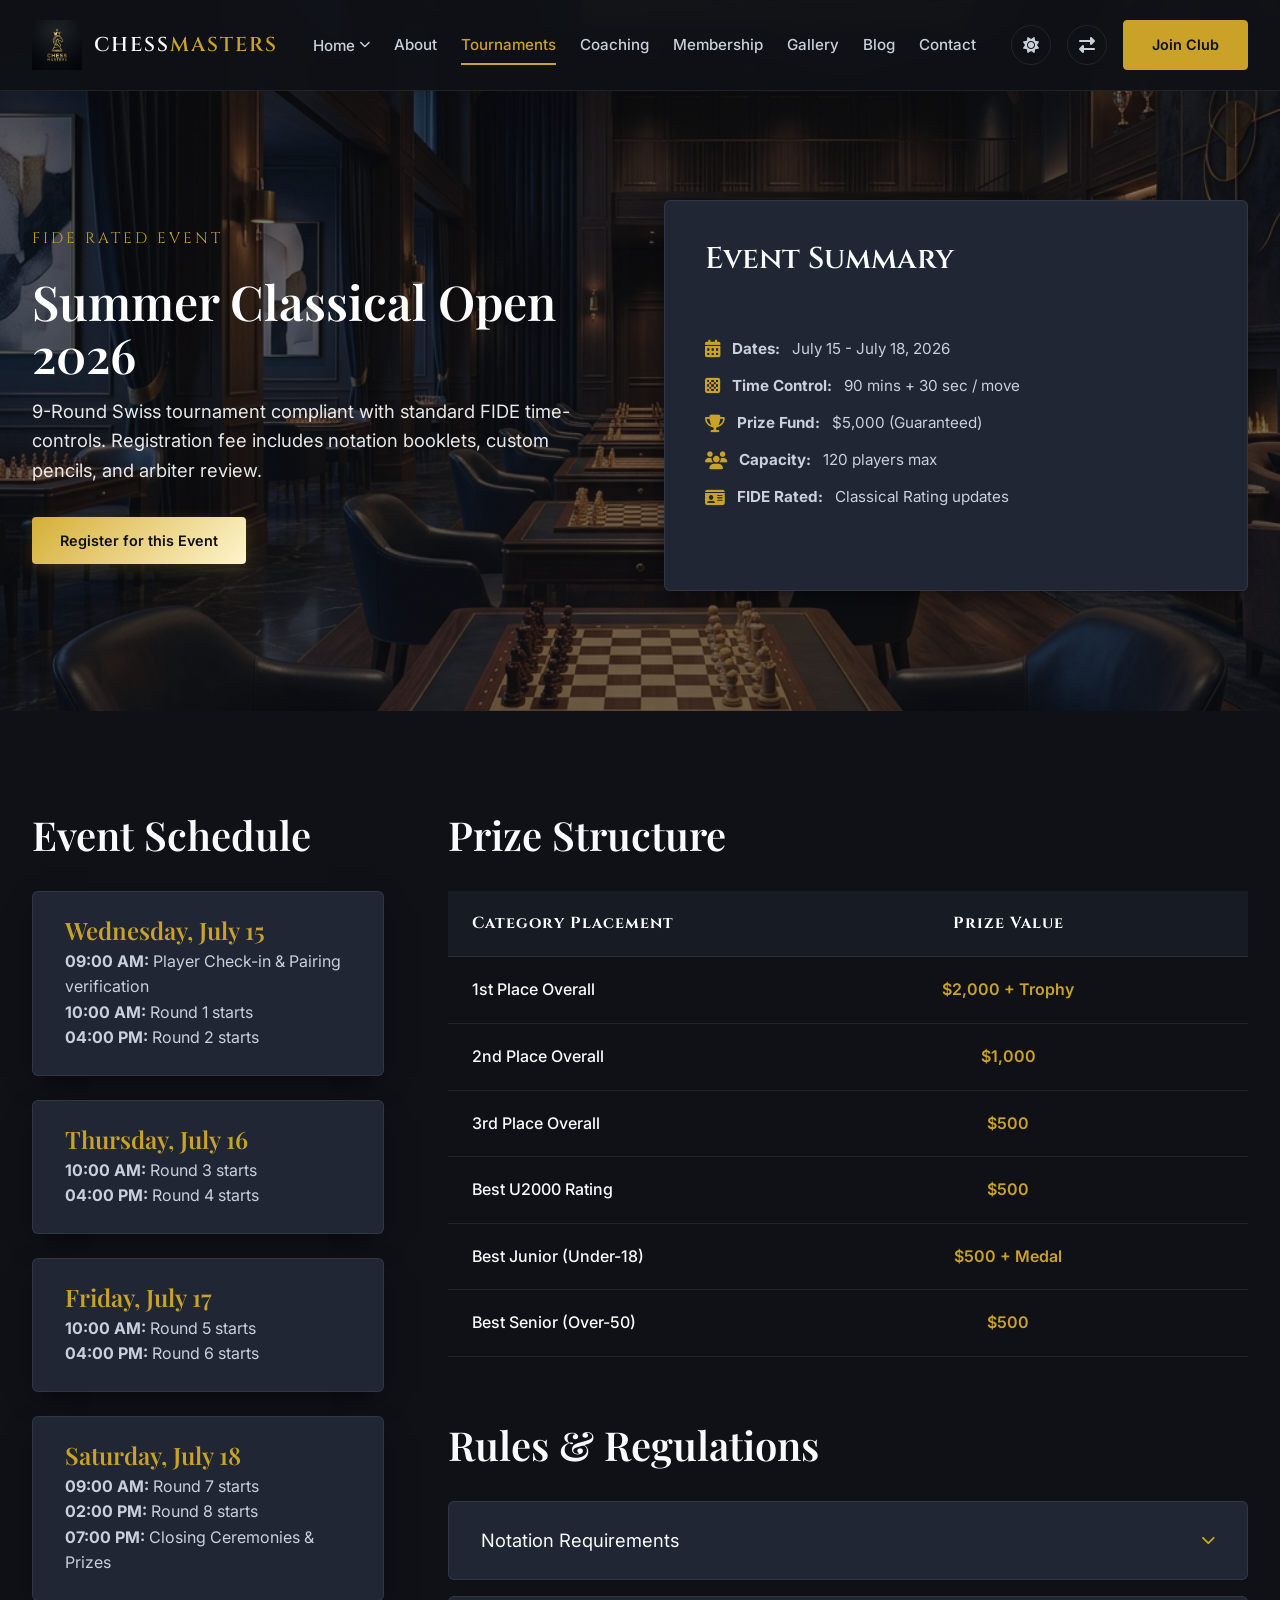
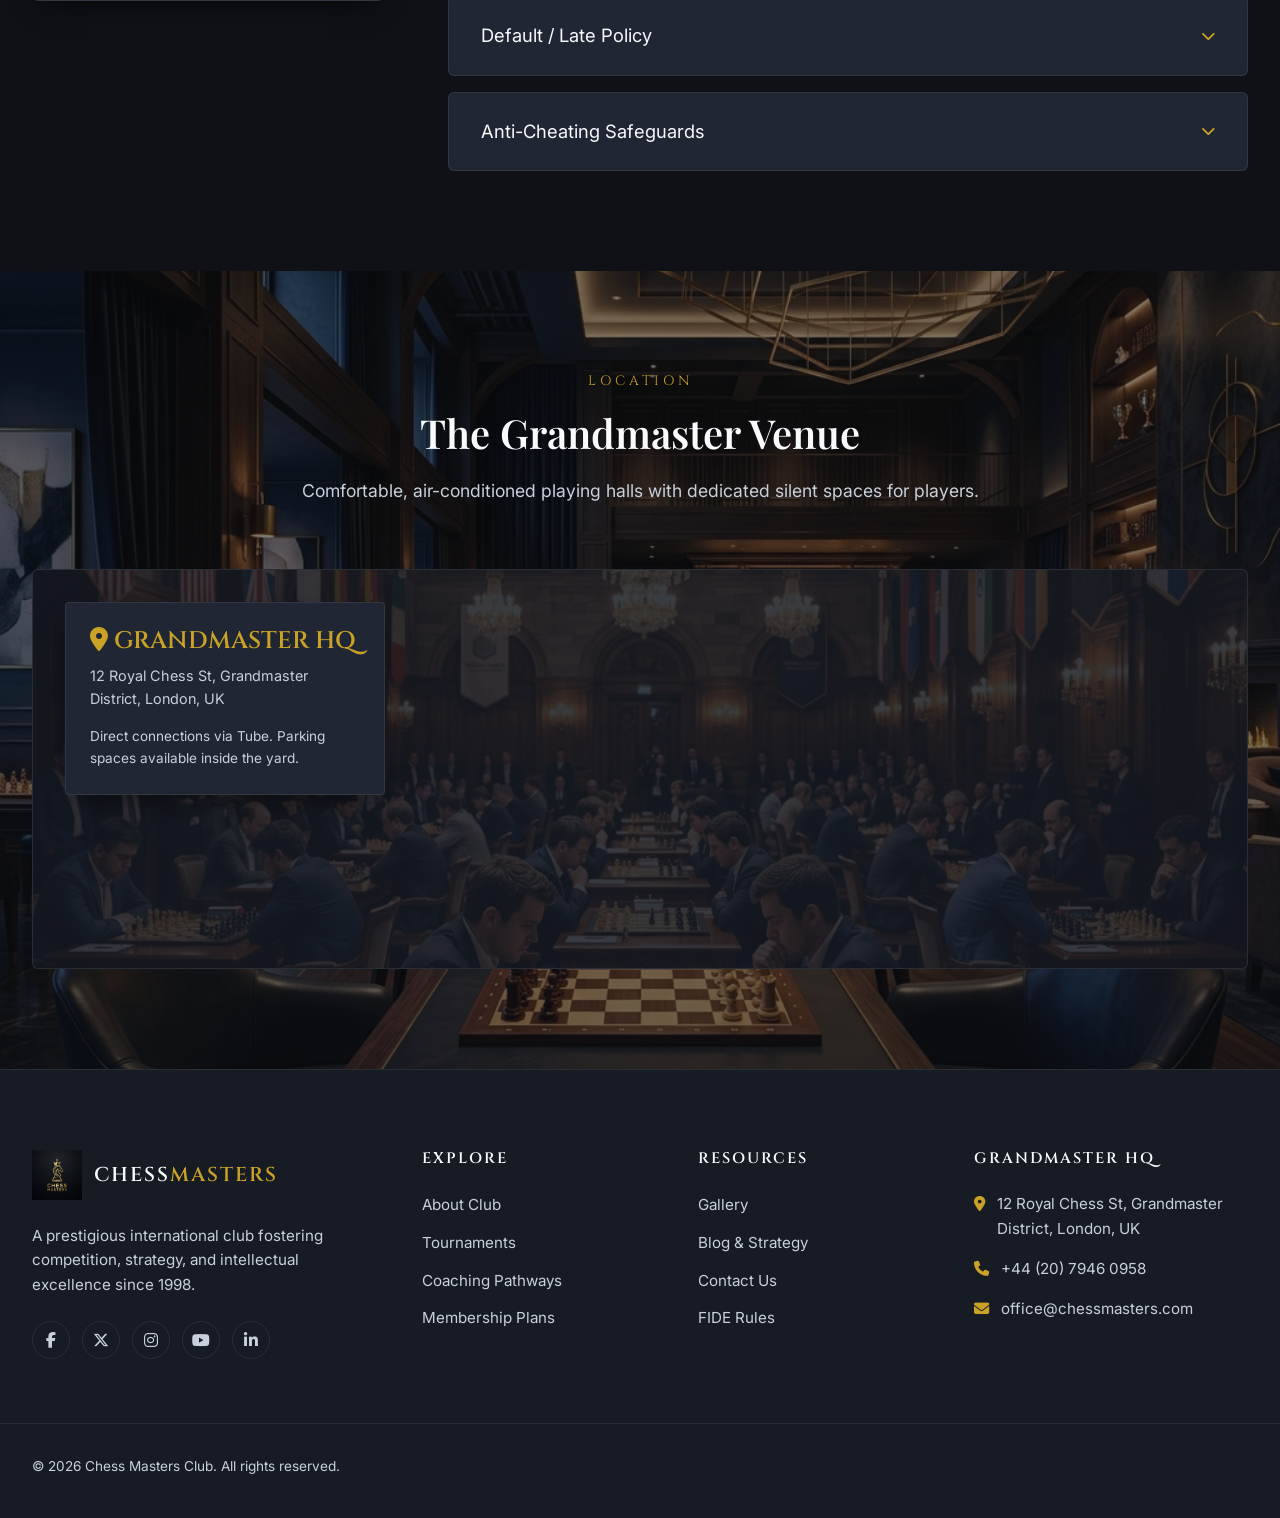
<file: tournament-details.html>
<!DOCTYPE html>
<html lang="en" data-theme="dark" dir="ltr">

<head>
    <meta charset="UTF-8">
    <meta name="viewport" content="width=device-width, initial-scale=1.0">
    <title>Summer Classical Open - Chess Masters</title>
    <meta name="description" content="View rules, schedules, prizes, and venue info for the Summer Classical Open at Chess Masters Club. Register online today.">
    <!-- Favicon -->
    <link rel="icon" type="image/svg+xml" href="assets/images/favicon.svg">
    <link rel="icon" type="image/png" href="assets/images/favicon.png">
    <link rel="apple-touch-icon" href="assets/images/favicon.png">
    <!-- Open Graph / SEO -->
    <meta property="og:type" content="website">
    <meta property="og:url" content="https://chessmasters.com/">
    <meta property="og:image" content="assets/images/hero-1.png">
    <meta name="twitter:card" content="summary_large_image">
    <meta name="robots" content="index, follow">
    <!-- FontAwesome for icons -->
    <link rel="stylesheet" href="https://cdnjs.cloudflare.com/ajax/libs/font-awesome/6.4.2/css/all.min.css">
    <!-- Custom Stylesheet -->
    <link rel="stylesheet" href="assets/css/style.css">
</head>

<body>

    <!-- Site Header -->
    <header id="main-header">
        <div class="header-container container">
            <a href="index.html" class="logo">
                <img src="assets/images/logo.png" alt="Chess Masters Logo" style="width: 50px; height: auto;">
                <div class="logo-text">CHESS<span class="logo-accent">MASTERS</span></div>
            </a>

            <nav class="nav-menu" id="primary-navigation">
                <div class="nav-dropdown">
                    <button class="nav-dropdown-toggle">
                        Home <i class="fas fa-chevron-down" style="font-size: 0.7rem;"></i>
                    </button>
                    <div class="nav-dropdown-menu">
                        <a href="index.html" class="nav-dropdown-item">Home 1</a>
                        <a href="home-2.html" class="nav-dropdown-item">Home 2</a>
                    </div>
                </div>
                <a href="about.html" class="nav-link">About</a>
                <a href="tournaments.html" class="nav-link active">Tournaments</a>
                <a href="coaching.html" class="nav-link">Coaching</a>
                <a href="membership.html" class="nav-link">Membership</a>
                <a href="gallery.html" class="nav-link">Gallery</a>
                <a href="blog.html" class="nav-link">Blog</a>
                <a href="contact.html" class="nav-link">Contact</a>
                <!-- Mobile Theme & RTL Toggles (only visible in mobile menu) -->
                <div class="nav-menu-controls">
                    <button class="control-btn theme-toggle-btn" title="Toggle Theme"><i class="fas fa-sun"></i></button>
                    <button class="control-btn rtl-toggle-btn" title="Toggle RTL"><i class="fas fa-right-left"></i></button>
                </div>
            <!-- Mobile Join Club (last in menu) -->
            <div class="nav-menu-join-btn" style="display:none;">
                <a href="signup.html" class="btn btn-primary" style="width:100%; text-align:center;">Join Club</a>
            </div>
            </nav>

            <div class="nav-actions">
                <button class="control-btn theme-toggle-btn" title="Toggle Theme"><i class="fas fa-sun"></i></button>
                <button class="control-btn rtl-toggle-btn" title="Toggle RTL"><i class="fas fa-right-left"></i></button>
                <a href="signup.html" class="btn btn-primary">Join Club</a>
                <button class="menu-toggle" id="mobile-menu-btn" aria-label="Toggle Navigation">
                    <span></span>
                    <span></span>
                    <span></span>
                </button>
            </div>
        </div>
    </header>

    <!-- Subpage Hero -->
    <section class="hero" style="min-height: auto; padding: 200px 0 120px 0; background: linear-gradient(rgba(15, 17, 23, 0.5), rgba(15, 17, 23, 0.6)), url('assets/images/hero-bg-subpages.png') center/cover;">
        <div class="container grid-2">
            <div>
                <span class="hero-tag">FIDE RATED EVENT</span>
                <h1 style="margin-bottom: 1rem; font-size: 3rem;">Summer Classical Open 2026</h1>
                <p style="margin-bottom: 2rem;">9-Round Swiss tournament compliant with standard FIDE time-controls. Registration fee includes notation booklets, custom pencils, and arbiter review.</p>
                <a href="#" class="btn btn-premium" data-open-modal="register-tournament-modal">Register for this Event</a>
            </div>
            <div class="card" style="padding: 2.5rem;">
                <h3 style="margin-bottom: 1.5rem; font-family: var(--font-accent);">Event Summary</h3>
                <ul class="pricing-features" style="gap: 0.8rem;">
                    <li><i class="fas fa-calendar-alt"></i> <strong>Dates:</strong> July 15 - July 18, 2026</li>
                    <li><i class="fas fa-chess-board"></i> <strong>Time Control:</strong> 90 mins + 30 sec / move</li>
                    <li><i class="fas fa-trophy"></i> <strong>Prize Fund:</strong> $5,000 (Guaranteed)</li>
                    <li><i class="fas fa-users"></i> <strong>Capacity:</strong> 120 players max</li>
                    <li><i class="fas fa-id-card"></i> <strong>FIDE Rated:</strong> Classical Rating updates</li>
                </ul>
            </div>
        </div>
    </section>

    <!-- Tournament Details Content -->
    <section id="event-details-body">
        <div class="container">
            <div class="contact-wrapper">
                <!-- Info Section -->
                <div>
                    <h2 style="margin-bottom: 2rem;">Event Schedule</h2>
                    <div style="display: flex; flex-direction: column; gap: 1.5rem;">
                        <div class="card" style="padding: 1.5rem 2rem;">
                            <h4 style="color: var(--accent-primary); margin-bottom: 0.25rem;">Wednesday, July 15</h4>
                            <p><strong>09:00 AM:</strong> Player Check-in & Pairing verification</p>
                            <p><strong>10:00 AM:</strong> Round 1 starts</p>
                            <p><strong>04:00 PM:</strong> Round 2 starts</p>
                        </div>
                        <div class="card" style="padding: 1.5rem 2rem;">
                            <h4 style="color: var(--accent-primary); margin-bottom: 0.25rem;">Thursday, July 16</h4>
                            <p><strong>10:00 AM:</strong> Round 3 starts</p>
                            <p><strong>04:00 PM:</strong> Round 4 starts</p>
                        </div>
                        <div class="card" style="padding: 1.5rem 2rem;">
                            <h4 style="color: var(--accent-primary); margin-bottom: 0.25rem;">Friday, July 17</h4>
                            <p><strong>10:00 AM:</strong> Round 5 starts</p>
                            <p><strong>04:00 PM:</strong> Round 6 starts</p>
                        </div>
                        <div class="card" style="padding: 1.5rem 2rem;">
                            <h4 style="color: var(--accent-primary); margin-bottom: 0.25rem;">Saturday, July 18</h4>
                            <p><strong>09:00 AM:</strong> Round 7 starts</p>
                            <p><strong>02:00 PM:</strong> Round 8 starts</p>
                            <p><strong>07:00 PM:</strong> Closing Ceremonies & Prizes</p>
                        </div>
                    </div>
                </div>

                <!-- Prize & rules Section -->
                <div>
                    <h2 style="margin-bottom: 2rem;">Prize Structure</h2>
                    <table class="comparison-table" style="margin-bottom: 4rem;">
                        <thead>
                            <tr>
                                <th>Category Placement</th>
                                <th>Prize Value</th>
                            </tr>
                        </thead>
                        <tbody>
                            <tr>
                                <td class="feature-col">1st Place Overall</td>
                                <td style="color: var(--accent-primary); font-weight: 600;">$2,000 + Trophy</td>
                            </tr>
                            <tr>
                                <td class="feature-col">2nd Place Overall</td>
                                <td style="color: var(--accent-primary); font-weight: 600;">$1,000</td>
                            </tr>
                            <tr>
                                <td class="feature-col">3rd Place Overall</td>
                                <td style="color: var(--accent-primary); font-weight: 600;">$500</td>
                            </tr>
                            <tr>
                                <td class="feature-col">Best U2000 Rating</td>
                                <td style="color: var(--accent-primary); font-weight: 600;">$500</td>
                            </tr>
                            <tr>
                                <td class="feature-col">Best Junior (Under-18)</td>
                                <td style="color: var(--accent-primary); font-weight: 600;">$500 + Medal</td>
                            </tr>
                            <tr>
                                <td class="feature-col">Best Senior (Over-50)</td>
                                <td style="color: var(--accent-primary); font-weight: 600;">$500</td>
                            </tr>
                        </tbody>
                    </table>

                    <h2 style="margin-bottom: 2rem;">Rules & Regulations</h2>
                    <div class="faq-accordion">
                        <div class="faq-item">
                            <div class="faq-question">
                                <span>Notation Requirements</span>
                                <i class="fas fa-chevron-down faq-icon"></i>
                            </div>
                            <div class="faq-answer">
                                <p>Standard algebraic notation is mandatory. Sheets must be updated move-by-move. Failure to maintain a notation sheet leads to loss of claiming draw rights.</p>
                            </div>
                        </div>

                        <div class="faq-item">
                            <div class="faq-question">
                                <span>Default / Late Policy</span>
                                <i class="fas fa-chevron-down faq-icon"></i>
                            </div>
                            <div class="faq-answer">
                                <p>Players must arrive at the board within 30 minutes of the round start. Beyond 30 minutes, the match is defaulted and the opponent is awarded 1 point.</p>
                            </div>
                        </div>

                        <div class="faq-item">
                            <div class="faq-question">
                                <span>Anti-Cheating Safeguards</span>
                                <i class="fas fa-chevron-down faq-icon"></i>
                            </div>
                            <div class="faq-answer">
                                <p>No electronic devices, smartwatches, or phones are allowed in the tournament area. Random scans will be executed before round pairing check-ins.</p>
                            </div>
                        </div>
                    </div>
                </div>
            </div>
        </div>
    </section>

    <!-- Venue & Map -->
    <section id="venue-details" style="background: linear-gradient(rgba(15, 17, 23, 0.5), rgba(15, 17, 23, 0.6)), url('assets/images/hero-bg-subpages.png') center/cover;">
        <div class="container">
            <div class="section-header">
                <span class="section-tag">Location</span>
                <h2 class="section-title">The Grandmaster Venue</h2>
                <p class="section-subtitle">Comfortable, air-conditioned playing halls with dedicated silent spaces for players.</p>
            </div>

            <div class="map-container">
                <div class="map-mock-bg" style="background-image: url('assets/images/hero-1.png');"></div>
                <div class="map-card">
                    <h4 style="font-family: var(--font-accent); color: var(--accent-primary); margin-bottom: 0.5rem;"><i class="fas fa-map-marker-alt"></i> GRANDMASTER HQ</h4>
                    <p style="font-size: 0.9rem; margin-bottom: 1rem;">12 Royal Chess St, Grandmaster District, London, UK</p>
                    <p style="font-size: 0.85rem; color: var(--text-secondary);">Direct connections via Tube. Parking spaces available inside the yard.</p>
                </div>
            </div>
        </div>
    </section>

    <!-- Footer -->
    <footer>
        <div class="container footer-grid">
            <div>
                <a href="index.html" class="logo" style="margin-bottom: 1.5rem;">
                    <img src="assets/images/logo.png" alt="Chess Masters Logo" style="width: 50px; height: auto;">
                    <div class="logo-text" style="font-size: 1.25rem;">CHESS<span class="logo-accent" style="font-size: 1.25rem;">MASTERS</span></div>
                </a>
                <p class="footer-desc">A prestigious international club fostering competition, strategy, and intellectual excellence since 1998.</p>
                <div class="footer-socials">
                    <a href="#" class="social-btn" aria-label="Facebook"><i class="fab fa-facebook-f"></i></a>
                    <a href="#" class="social-btn" aria-label="Twitter"><i class="fa-brands fa-x-twitter"></i></a>
                    <a href="#" class="social-btn" aria-label="Instagram"><i class="fab fa-instagram"></i></a>
                    <a href="#" class="social-btn" aria-label="YouTube"><i class="fab fa-youtube"></i></a>
                    <a href="#" class="social-btn" aria-label="LinkedIn"><i class="fab fa-linkedin-in"></i></a>
                </div>
            </div>

            <div>
                <h4 class="footer-title">Explore</h4>
                <ul class="footer-links">
                    <li><a href="about.html">About Club</a></li>
                    <li><a href="tournaments.html">Tournaments</a></li>
                    <li><a href="coaching.html">Coaching Pathways</a></li>
                    <li><a href="membership.html">Membership Plans</a></li>
                </ul>
            </div>

            <div>
                <h4 class="footer-title">Resources</h4>
                <ul class="footer-links">
                    <li><a href="gallery.html">Gallery</a></li>
                    <li><a href="blog.html">Blog & Strategy</a></li>
                    <li><a href="contact.html">Contact Us</a></li>
                    <li><a href="coming-soon.html">FIDE Rules</a></li>
                </ul>
            </div>

            <div>
                <h4 class="footer-title">Grandmaster HQ</h4>
                <div class="footer-contact">
                    <div class="footer-contact-item">
                        <i class="fas fa-map-marker-alt"></i>
                        <span>12 Royal Chess St, Grandmaster District, London, UK</span>
                    </div>
                    <div class="footer-contact-item">
                        <i class="fas fa-phone"></i>
                        <span>+44 (20) 7946 0958</span>
                    </div>
                    <div class="footer-contact-item">
                        <i class="fas fa-envelope"></i>
                        <span>office@chessmasters.com</span>
                    </div>
                </div>
            </div>
        </div>

        <div class="container footer-bottom">
            <p>&copy; 2026 Chess Masters Club. All rights reserved.</p>
        </div>
    </footer>

    <!-- Modals -->
    <div class="modal" id="join-club-modal">
        <div class="modal-content">
            <span class="modal-close"><i class="fas fa-times"></i></span>
            <h3 class="modal-title">Join Chess Masters</h3>
            <p class="modal-subtitle">Enroll as a player in our community to unlock complete member privileges.</p>
            <form>
                <div class="form-group">
                    <label class="form-label">Full Name</label>
                    <input type="text" class="form-control" required>
                </div>
                <div class="form-group">
                    <label class="form-label">Email Address</label>
                    <input type="email" class="form-control" required>
                </div>
                <div class="form-group">
                    <label class="form-label">Select Membership Plan</label>
                    <select class="form-control">
                        <option>Aspirant Plan ($29/mo)</option>
                        <option>Contender Plan ($59/mo)</option>
                        <option>Championship Plan ($99/mo)</option>
                    </select>
                </div>
                <button type="submit" class="btn btn-primary" style="width: 100%;">Submit Enrollment</button>
            </form>
        </div>
    </div>

    <div class="modal" id="register-tournament-modal">
        <div class="modal-content">
            <span class="modal-close"><i class="fas fa-times"></i></span>
            <h3 class="modal-title">Tournament Registration</h3>
            <p class="modal-subtitle">Reserve your seat. Matches require official check-in 30 mins before pairing.</p>
            <form>
                <div class="form-group">
                    <label class="form-label">Full Name</label>
                    <input type="text" class="form-control" required>
                </div>
                <div class="form-group">
                    <label class="form-label">FIDE ID (Optional)</label>
                    <input type="text" class="form-control">
                </div>
                <div class="form-group">
                    <label class="form-label">Select Tournament</label>
                    <select class="form-control">
                        <option>Summer Classical Open (July 15)</option>
                        <option>Grandmaster Blitz Arena (August 02)</option>
                        <option>Under-16 Masters Challenge (August 12)</option>
                    </select>
                </div>
                <button type="submit" class="btn btn-premium" style="width: 100%;">Register & Check-In</button>
            </form>
        </div>
    </div>

    <button id="scroll-to-top-btn" class="scroll-top-btn" title="Scroll to Top">
        <i class="fas fa-arrow-up"></i>
    </button>

    <script src="assets/js/main.js"></script>
</body>

</html>
</file>
<file: assets/css/style.css>
/* CSS Variables & Theme Definitions */
@import url('https://fonts.googleapis.com/css2?family=Cinzel:wght@500;600&family=Inter:wght@400;500;600&family=Playfair+Display:ital,wght@0,500;0,600;1,500&display=swap');

:root {
    /* Fonts */
    --font-heading: 'Playfair Display', serif;
    --font-body: 'Inter', sans-serif;
    --font-accent: 'Cinzel', serif;

    /* Transition defaults */
    --transition-fast: 0.2s ease;
    --transition-normal: 0.3s ease;
    --transition-slow: 0.5s ease;

    /* Theme-specific variables (Default Dark Mode) */
    --bg-primary: #0F1117;
    --bg-secondary: #171B24;
    --bg-card: #202633;
    --accent-primary: #C9A227;
    --accent-secondary: #F5D76E;
    --accent-third: #8B5CF6;
    --accent-premium: #D4AF37;
    --accent-gold-light: #FFF4CC;
    --text-primary: #F8FAFC;
    --text-secondary: #C8D0DB;
    --border-color: rgba(255, 255, 255, 0.08);
    --border-hover: rgba(201, 162, 39, 0.3);
    --glow: rgba(201, 162, 39, 0.15);
    --shadow-premium: 0 10px 30px -10px rgba(0, 0, 0, 0.7);
    --shadow-inset: inset 0 2px 4px 0 rgba(0, 0, 0, 0.3);
    --overlay: rgba(15, 17, 23, 0.85);
    --nav-bg: rgba(15, 17, 23, 0.95);
}

/* Light Mode Overrides */
html[data-theme="light"] {
    --bg-primary: #FAFAFA;
    --bg-secondary: #F1F5F9;
    --bg-card: #FFFFFF;
    --text-primary: #0F172A;
    --text-secondary: #475569;
    --border-color: rgba(0, 0, 0, 0.08);
    --border-hover: rgba(201, 162, 39, 0.5);
    --glow: rgba(201, 162, 39, 0.08);
    --shadow-premium: 0 10px 30px -10px rgba(15, 23, 42, 0.1);
    --shadow-inset: inset 0 2px 4px 0 rgba(0, 0, 0, 0.05);
    --overlay: rgba(250, 250, 250, 0.9);
    --nav-bg: rgba(250, 250, 250, 0.95);
}

/* Base Styles & Reset */
* {
    margin: 0;
    padding: 0;
    box-sizing: border-box;
}

html {
    scroll-behavior: smooth;
    font-size: 16px;
}

body {
    background-color: var(--bg-primary);
    color: #F8FAFC;
    font-family: var(--font-body);
    line-height: 1.6;
    overflow-x: hidden;
    transition: background-color var(--transition-normal), color var(--transition-normal);
}

/* Typography Constraints */
h1,
h2,
h3,
h4,
h5,
h6 {
    font-family: var(--font-heading);
    font-weight: 600;
    /* 500-600 only */
    line-height: 1.2;
    color: var(--text-primary);
    transition: color var(--transition-normal);
}

p,
span,
li,
a,
label,
input,
select,
textarea {
    font-family: var(--font-body);
    font-weight: 400;
    /* 400-500 only */
}

a {
    color: var(--accent-primary);
    text-decoration: none;
    transition: color var(--transition-fast), border var(--transition-fast);
}

a:hover {
    color: var(--accent-secondary);
}

button {
    font-family: var(--font-body);
    font-weight: 500;
    /* 500-600 only */
    border: none;
    background: none;
    cursor: pointer;
    outline: none;
}

/* Heading Sizes */
h1 {
    font-size: 60px;
}

h2 {
    font-size: 40px;
}

h3 {
    font-size: 30px;
}

h4 {
    font-size: 24px;
}

p {
    font-size: 1rem;
    color: var(--text-secondary);
}

/* Containers */
.container {
    width: 100%;
    max-width: 1280px;
    margin: 0 auto;
    padding: 0 2rem;
}

/* Header & Navbar */
#main-header {
    position: fixed;
    top: 0;
    left: 0;
    width: 100%;
    z-index: 1000;
    background-color: var(--nav-bg);
    border-bottom: 1px solid var(--border-color);
    backdrop-filter: blur(8px);
    transition: background-color var(--transition-normal), border var(--transition-normal);
}

.header-container {
    display: flex;
    justify-content: space-between;
    align-items: center;
    height: 90px;
}

.logo {
    display: flex;
    align-items: center;
    gap: 0.75rem;
}

.logo svg {
    width: 32px;
    height: 32px;
    fill: var(--accent-primary);
}

.logo-text {
    font-family: var(--font-accent);
    font-weight: 600;
    font-size: 1.25rem;
    letter-spacing: 2px;
    color: var(--text-primary);
    /* Display as inline: CHESS in white, MASTERS in gold, side by side */
    display: flex;
    align-items: baseline;
    gap: 0;
}

/* .logo-accent: The "MASTERS" part in primary gold color, inline */
.logo-accent {
    font-family: var(--font-accent);
    font-weight: 600;
    font-size: 1.25rem;
    letter-spacing: 2px;
    color: var(--accent-primary) !important;
    /* Gold - primary color */
    display: inline !important;
    text-decoration: none;
    /* Ensure it's same line as CHESS */
    vertical-align: baseline;
}

/* Legacy: old span inside logo-text (subtext below) — keep for footer logo */
.logo-text>span:not(.logo-accent) {
    font-family: var(--font-body);
    font-weight: 400;
    font-size: 0.9rem;
    letter-spacing: 4px;
    color: var(--accent-primary);
    display: block;
    margin-top: -4px;
}

.nav-menu {
    display: flex;
    align-items: center;
    gap: 1.5rem;
}

/* Nav-menu-controls: ONLY visible inside mobile hamburger menu, hidden on desktop */
.nav-menu-controls {
    display: none;
}

.nav-link {
    color: var(--text-secondary);
    font-weight: 500;
    font-size: 0.95rem;
    position: relative;
    padding: 0.5rem 0;
    transition: color var(--transition-fast);
}

.nav-link:hover,
.nav-link.active {
    color: var(--accent-primary);
}

.nav-link::after {
    content: '';
    position: absolute;
    bottom: 0;
    left: 0;
    width: 0;
    height: 2px;
    background-color: var(--accent-primary);
    transition: width var(--transition-fast);
}

.nav-link:hover::after,
.nav-link.active::after {
    width: 100%;
}

/* Home Dropdown inside Navbar */
.nav-dropdown {
    position: relative;
}

.nav-dropdown-toggle {
    display: flex;
    align-items: center;
    gap: 0.25rem;
    color: var(--text-secondary);
    font-weight: 500;
    font-size: 0.95rem;
    padding: 0.5rem 0;
}

.nav-dropdown-toggle:hover,
.nav-dropdown-toggle.active {
    color: var(--accent-primary);
}

.nav-dropdown-menu {
    position: absolute;
    top: 100%;
    left: 0;
    min-width: 180px;
    background-color: var(--bg-secondary);
    border: 1px solid var(--border-color);
    box-shadow: var(--shadow-premium);
    padding: 0.5rem 0;
    border-radius: 4px;
    display: none;
    flex-direction: column;
}

.nav-dropdown:hover .nav-dropdown-menu {
    display: flex;
}

.nav-dropdown-item {
    padding: 0.5rem 1.25rem;
    color: var(--text-secondary);
    font-size: 0.9rem;
    transition: background var(--transition-fast), color var(--transition-fast);
}

.nav-dropdown-item:hover,
.nav-dropdown-item.active {
    color: var(--accent-primary);
}

/* Navbar Controls & CTAs */
.nav-actions {
    display: flex;
    align-items: center;
    gap: 1rem;
}

.control-btn {
    width: 40px;
    height: 40px;
    display: flex;
    align-items: center;
    justify-content: center;
    border: 1px solid var(--border-color);
    border-radius: 50%;
    color: var(--text-secondary);
    font-size: 1rem;
    transition: all var(--transition-fast);
}

.control-btn:hover {
    color: var(--accent-primary);
    border-color: var(--accent-primary);
    box-shadow: 0 0 10px var(--glow);
}

/* Buttons */
.btn {
    display: inline-flex;
    align-items: center;
    justify-content: center;
    padding: 0.75rem 1.75rem;
    border-radius: 4px;
    font-size: 0.9rem;
    font-weight: 600;
    transition: all var(--transition-fast);
    position: relative;
    overflow: hidden;
}

.btn-primary {
    background-color: var(--accent-primary);
    color: #0F1117;
    border: 1px solid var(--accent-primary);
}

.btn-primary:hover {
    background-color: transparent;
    color: var(--accent-primary);
    box-shadow: 0 0 15px var(--glow);
}

.btn-secondary {
    background-color: transparent;
    color: var(--text-primary);
    border: 1px solid var(--border-color);
}

.btn-secondary:hover {
    border-color: var(--accent-primary);
    color: var(--accent-primary);
}

.btn-premium {
    background: linear-gradient(135deg, var(--accent-premium), var(--accent-gold-light));
    color: #0F1117;
    border: none;
    box-shadow: 0 4px 15px rgba(212, 175, 55, 0.2);
}

.btn-premium:hover {
    transform: translateY(-2px);
    box-shadow: 0 6px 20px rgba(212, 175, 55, 0.4);
    color: #FFF;
}

/* Hero Section */
.hero {
    position: relative;
    min-height: 100vh;
    display: flex;
    align-items: center;
    padding: 120px 0 80px 0;
    background-color: var(--bg-primary);
    overflow: hidden;
}

.hero-overlay {
    position: absolute;
    top: 0;
    left: 0;
    right: 0;
    bottom: 0;
    background: radial-gradient(circle at center, transparent 30%, var(--bg-primary) 80%);
    z-index: 1;
}

.hero-content {
    position: relative;
    z-index: 2;
    max-width: 700px;
}

.hero-tag {
    font-family: var(--font-accent);
    color: var(--accent-primary);
    letter-spacing: 3px;
    font-size: 0.95rem;
    display: block;
    margin-bottom: 1.5rem;
    text-transform: uppercase;
}

.hero h1 {
    margin-bottom: 1.5rem;
    line-height: 1.1;
}

.hero p {
    font-size: 1.15rem;
    margin-bottom: 2.5rem;
    max-width: 600px;
}

.hero-btns {
    display: flex;
    gap: 1.25rem;
    flex-wrap: wrap;
}

/* Background Chessboard Graphics */
.hero-graphic {
    position: absolute;
    right: -10%;
    top: 50%;
    transform: translateY(-50%);
    width: 60%;
    opacity: 0.25;
    z-index: 0;
    pointer-events: none;
}

.hero-graphic-image {
    width: 100%;
    height: auto;
    object-fit: cover;
}

/* Sections Global */
section {
    padding: 100px 0;
    position: relative;
}

.section-header {
    text-align: center;
    max-width: 700px;
    margin: 0 auto 4rem auto;
}

.section-tag {
    font-family: var(--font-accent);
    font-size: 0.85rem;
    color: var(--accent-primary);
    letter-spacing: 4px;
    text-transform: uppercase;
    display: block;
    margin-bottom: 1rem;
}

.section-title {
    margin-bottom: 1.25rem;
}

.section-subtitle {
    font-size: 1.1rem;
    color: var(--text-secondary);
}

/* Chess Move Path Animations */
.chess-svg-container {
    position: absolute;
    top: 0;
    left: 0;
    width: 100%;
    height: 100%;
    z-index: 0;
    pointer-events: none;
}

.animated-path {
    stroke: var(--accent-primary);
    stroke-width: 2;
    fill: none;
    stroke-dasharray: 10, 10;
    opacity: 0.15;
    animation: movePath 30s linear infinite;
}

@keyframes movePath {
    to {
        stroke-dashoffset: -200;
    }
}

/* Grid Layouts */
.grid-2 {
    display: grid;
    grid-template-columns: repeat(2, 1fr);
    gap: 3rem;
    align-items: center;
}

.grid-3 {
    display: grid;
    grid-template-columns: repeat(3, 1fr);
    gap: 2rem;
}

.grid-4 {
    display: grid;
    grid-template-columns: repeat(4, 1fr);
    gap: 1.5rem;
}

/* Cards (ThemeForest Quality) */
.card {
    background-color: var(--bg-card);
    border: 1px solid var(--border-color);
    border-radius: 6px;
    padding: 2.5rem;
    transition: all var(--transition-normal);
    position: relative;
    overflow: hidden;
    box-shadow: var(--shadow-premium);
}

.card::before {
    content: '';
    position: absolute;
    top: 0;
    left: 0;
    width: 100%;
    height: 3px;
    background-color: var(--accent-primary);
    transform: scaleX(0);
    transform-origin: left;
    transition: transform var(--transition-normal);
}

.card:hover {
    border-color: var(--border-hover);
    transform: translateY(-5px);
    box-shadow: 0 15px 35px rgba(0, 0, 0, 0.4), 0 0 15px var(--glow);
}

.card:hover::before {
    transform: scaleX(1);
}

.card-icon {
    font-size: 2.5rem;
    color: var(--accent-primary);
    margin-bottom: 1.5rem;
}

.card-title {
    font-size: 1.5rem;
    margin-bottom: 1rem;
}

.card-desc {
    color: var(--text-secondary);
    margin-bottom: 1.5rem;
}

/* Tournament Badge Styling */
.tournament-card {
    display: flex;
    flex-direction: column;
    height: 100%;
    padding-top: 4rem;
    /* Extra space to clear the absolute-positioned badge */
}


.tournament-badge {
    position: absolute;
    top: 1.5rem;
    right: 1.5rem;
    background: linear-gradient(135deg, var(--accent-primary), var(--accent-premium));
    color: #0F1117;
    font-family: var(--font-accent);
    font-size: 0.75rem;
    font-weight: 600;
    padding: 0.35rem 0.85rem;
    border-radius: 20px;
    letter-spacing: 1px;
    white-space: nowrap;
    /* Prevent badge text from wrapping to second line */
}

.tournament-meta {
    display: flex;
    flex-direction: column;
    gap: 0.5rem;
    margin-top: auto;
    padding-top: 1.5rem;
    border-top: 1px solid var(--border-color);
}

.meta-item {
    display: flex;
    align-items: center;
    gap: 0.5rem;
    font-size: 0.85rem;
    color: var(--text-secondary);
}

.meta-item i {
    color: var(--accent-primary);
}

/* Tab Layouts (Interactive UI) */
.tab-container {
    margin-bottom: 3rem;
}

.tab-nav {
    display: flex;
    justify-content: center;
    gap: 1rem;
    flex-wrap: wrap;
    margin-bottom: 3rem;
}

.tab-btn {
    padding: 0.75rem 2rem;
    border: 1px solid var(--border-color);
    border-radius: 4px;
    color: var(--text-secondary);
    transition: all var(--transition-fast);
}

.tab-btn.active,
.tab-btn:hover {
    background-color: var(--accent-primary);
    color: #0F1117;
    border-color: var(--accent-primary);
    box-shadow: 0 0 15px var(--glow);
}

.tab-content {
    display: none;
}

.tab-content.active {
    display: block;
    animation: fadeIn var(--transition-normal);
}

/* Legacy Section Split styling */
.legacy-img-wrapper {
    position: relative;
    border-radius: 6px;
    overflow: hidden;
    box-shadow: var(--shadow-premium);
    border: 1px solid var(--border-color);
}

.legacy-img {
    width: 100%;
    height: auto;
    display: block;
    transition: transform var(--transition-slow);
}

.legacy-img-wrapper:hover .legacy-img {
    transform: scale(1.05);
}

.legacy-overlay {
    position: absolute;
    bottom: 0;
    left: 0;
    right: 0;
    background: linear-gradient(to top, rgba(15, 17, 23, 0.9), transparent);
    padding: 2.5rem;
}

/* Achievements & Stats Banner */
.stats-banner {
    background-color: var(--bg-secondary);
    padding: 60px 0;
    border-top: 1px solid var(--border-color);
    border-bottom: 1px solid var(--border-color);
}

.stats-grid {
    display: flex;
    justify-content: space-between;
    align-items: center;
    gap: 2rem;
    flex-wrap: wrap;
}

.stat-card {
    text-align: center;
    flex: 1;
    min-width: 200px;
}

.stat-number {
    font-family: var(--font-accent);
    font-size: 3.5rem;
    color: var(--accent-primary);
    margin-bottom: 0.5rem;
}

.stat-title {
    font-size: 0.95rem;
    font-family: var(--font-body);
    text-transform: uppercase;
    letter-spacing: 2px;
    color: var(--text-secondary);
}

/* Testimonial Carousel */
.testimonial-carousel {
    max-width: 800px;
    margin: 0 auto;
    position: relative;
    overflow: hidden;
}

.testimonial-slide {
    display: none;
    text-align: center;
}

.testimonial-slide.active {
    display: block;
    animation: fadeIn var(--transition-normal);
}

.testimonial-quote {
    font-size: 1.5rem;
    font-family: var(--font-heading);
    font-style: italic;
    color: var(--text-primary);
    margin-bottom: 2rem;
}

.testimonial-author {
    display: flex;
    align-items: center;
    justify-content: center;
    gap: 1rem;
}

.author-img {
    width: 60px;
    height: 60px;
    border-radius: 50%;
    object-fit: cover;
    border: 2px solid var(--accent-primary);
}

.author-info {
    text-align: left;
}

.author-name {
    font-family: var(--font-heading);
    font-size: 1.15rem;
    color: var(--text-primary);
}

.author-role {
    font-size: 0.85rem;
    color: var(--text-secondary);
}

.carousel-controls {
    display: flex;
    justify-content: center;
    gap: 1rem;
    margin-top: 3rem;
}

/* Pricing Table (Membership) */
.pricing-grid {
    display: grid;
    grid-template-columns: repeat(3, 1fr);
    gap: 2rem;
    align-items: flex-start;
}

.pricing-card {
    background-color: var(--bg-card);
    border: 1px solid var(--border-color);
    border-radius: 6px;
    padding: 3rem 2rem;
    text-align: center;
    transition: all var(--transition-normal);
    position: relative;
}

.pricing-card.premium {
    border-color: var(--accent-premium);
    box-shadow: 0 10px 40px rgba(212, 175, 55, 0.15);
    transform: scale(1.05);
}

.pricing-badge {
    position: absolute;
    top: 0;
    left: 50%;
    transform: translate(-50%, -50%);
    background: linear-gradient(135deg, var(--accent-premium), var(--accent-gold-light));
    color: #0F1117;
    font-family: var(--font-accent);
    font-size: 0.75rem;
    font-weight: 600;
    padding: 0.35rem 1.25rem;
    border-radius: 20px;
    letter-spacing: 1px;
}

.pricing-header {
    margin-bottom: 2rem;
}

.pricing-title {
    font-family: var(--font-accent);
    font-size: 1.5rem;
    letter-spacing: 2px;
    margin-bottom: 1rem;
    color: var(--text-primary);
}

.pricing-price {
    font-family: var(--font-heading);
    font-size: 3.5rem;
    color: var(--accent-primary);
    margin-bottom: 0.25rem;
}

.pricing-price span {
    font-size: 1rem;
    color: var(--text-secondary);
}

.pricing-features {
    list-style: none;
    margin-bottom: 2.5rem;
    text-align: left;
    display: flex;
    flex-direction: column;
    gap: 1rem;
}

.pricing-features li {
    font-size: 0.95rem;
    color: var(--text-secondary);
    display: flex;
    align-items: center;
    gap: 0.75rem;
}

.pricing-features li i {
    color: var(--accent-primary);
    font-size: 1.1rem;
}

.pricing-features li.disabled {
    opacity: 0.4;
}

.pricing-features li.disabled i {
    color: var(--text-secondary);
}

/* Membership Comparison Layout */
.comparison-wrapper {
    margin-top: 6rem;
    overflow-x: auto;
}

.comparison-table {
    width: 100%;
    border-collapse: collapse;
    min-width: 800px;
}

.comparison-table th,
.comparison-table td {
    padding: 1.25rem 1.5rem;
    text-align: left;
    border-bottom: 1px solid var(--border-color);
}

.comparison-table th {
    font-family: var(--font-accent);
    font-size: 1rem;
    letter-spacing: 1px;
    color: var(--text-primary);
    background-color: var(--bg-secondary);
}

.comparison-table td {
    color: var(--text-secondary);
}

.comparison-table tr:hover td {
    background-color: rgba(255, 255, 255, 0.02);
}

.comparison-table .feature-col {
    font-weight: 500;
    color: var(--text-primary);
    width: 40%;
}

.comparison-table td i.fa-check {
    color: var(--accent-primary);
}

.comparison-table td i.fa-times {
    color: #ef4444;
    opacity: 1;
}

/* Gallery Layout */
.gallery-grid {
    display: grid;
    grid-template-columns: repeat(3, 1fr);
    gap: 1.5rem;
    margin-top: 3rem;
}

.gallery-item {
    aspect-ratio: 4/3;
    width: 100%;
    border-radius: 6px;
    overflow: hidden;
    border: 1px solid var(--border-color);
    box-shadow: var(--shadow-premium);
    position: relative;
    cursor: pointer;
}

.gallery-item img {
    width: 100%;
    height: 100%;
    object-fit: cover;
    display: block;
    transition: transform var(--transition-slow);
}

.gallery-item:hover img {
    transform: scale(1.05);
}

.gallery-item-overlay {
    position: absolute;
    top: 0;
    left: 0;
    right: 0;
    bottom: 0;
    background: rgba(15, 17, 23, 0.8);
    opacity: 0;
    transition: opacity var(--transition-normal);
    display: flex;
    flex-direction: column;
    justify-content: center;
    align-items: center;
    padding: 1.5rem;
    text-align: center;
}

.gallery-item:hover .gallery-item-overlay {
    opacity: 1;
}

.gallery-item-title {
    font-family: var(--font-heading);
    font-size: 1.25rem;
    color: #F8FAFC;
    margin-bottom: 0.5rem;
}

.gallery-item-tag {
    font-family: var(--font-accent);
    font-size: 0.75rem;
    color: var(--accent-primary);
    letter-spacing: 1px;
}

/* Lightbox Modal */
.lightbox {
    position: fixed;
    top: 0;
    left: 0;
    right: 0;
    bottom: 0;
    background: rgba(15, 17, 23, 0.95);
    z-index: 2000;
    display: none;
    justify-content: center;
    align-items: center;
    padding: 2rem;
}

.lightbox-content {
    max-width: 90%;
    max-height: 80vh;
    box-shadow: 0 0 40px rgba(0, 0, 0, 0.8);
    border: 2px solid var(--accent-primary);
    border-radius: 4px;
}

.lightbox-close {
    position: absolute;
    top: 2rem;
    right: 2rem;
    color: var(--text-primary);
    font-size: 2rem;
    cursor: pointer;
    transition: color var(--transition-fast);
}

.lightbox-close:hover {
    color: var(--accent-primary);
}

.lightbox-caption {
    position: absolute;
    bottom: 2rem;
    color: var(--text-primary);
    font-family: var(--font-heading);
    font-size: 1.25rem;
    text-align: center;
}

/* Blog Layout */
.blog-grid {
    display: grid;
    grid-template-columns: repeat(3, 1fr);
    gap: 2.5rem;
}

.blog-card {
    background-color: var(--bg-card);
    border: 1px solid var(--border-color);
    border-radius: 6px;
    overflow: hidden;
    box-shadow: var(--shadow-premium);
    transition: all var(--transition-normal);
    display: flex;
    flex-direction: column;
    height: 100%;
}

.blog-card:hover {
    border-color: var(--border-hover);
    transform: translateY(-5px);
    box-shadow: 0 15px 35px rgba(0, 0, 0, 0.4), 0 0 15px var(--glow);
}

.blog-img-wrapper {
    position: relative;
    height: 220px;
    overflow: hidden;
    flex-shrink: 0;
}

.blog-img {
    width: 100%;
    height: 100%;
    object-fit: cover;
    transition: transform var(--transition-slow);
}

.blog-card:hover .blog-img {
    transform: scale(1.05);
}

.blog-tag {
    position: absolute;
    bottom: 1rem;
    left: 1rem;
    background-color: var(--accent-primary);
    color: #0F1117;
    font-family: var(--font-accent);
    font-size: 0.7rem;
    font-weight: 600;
    padding: 0.25rem 0.75rem;
    border-radius: 4px;
    letter-spacing: 1px;
}

.blog-body {
    padding: 2rem;
    display: flex;
    flex-direction: column;
    flex-grow: 1;
}

.blog-body > a:last-child {
    margin-top: auto;
}

.blog-meta {
    font-size: 0.8rem;
    color: var(--text-secondary);
    display: flex;
    gap: 1rem;
    margin-bottom: 1rem;
}

.blog-title {
    font-size: 1.35rem;
    margin-bottom: 1rem;
    line-height: 1.3;
}

.blog-title a {
    color: var(--text-primary);
}

.blog-title a:hover {
    color: var(--accent-primary);
}

.blog-text {
    color: var(--text-secondary);
    font-size: 0.95rem;
    margin-bottom: 1.5rem;
}

/* Contact & Inquiry Forms */
.contact-wrapper {
    display: grid;
    grid-template-columns: 1fr 1.5fr;
    gap: 4rem;
}

.contact-info-panel {
    display: flex;
    flex-direction: column;
    gap: 2.5rem;
}

.contact-detail-item {
    display: flex;
    align-items: flex-start;
    gap: 1.25rem;
}

.contact-detail-icon {
    width: 50px;
    height: 50px;
    background-color: var(--bg-secondary);
    border: 1px solid var(--border-color);
    border-radius: 50%;
    display: flex;
    align-items: center;
    justify-content: center;
    color: var(--accent-primary);
    font-size: 1.2rem;
    flex-shrink: 0;
}

.contact-detail-content h4 {
    font-family: var(--font-accent);
    font-size: 0.9rem;
    letter-spacing: 1px;
    margin-bottom: 0.5rem;
}

.contact-detail-content p,
.contact-detail-content a {
    color: var(--text-secondary);
    font-size: 1rem;
}

.contact-form-panel {
    background-color: var(--bg-card);
    border: 1px solid var(--border-color);
    border-radius: 6px;
    padding: 3rem;
    box-shadow: var(--shadow-premium);
}

.form-group-row {
    display: grid;
    grid-template-columns: repeat(2, 1fr);
    gap: 1.5rem;
    margin-bottom: 1.5rem;
}

.form-group {
    margin-bottom: 1.5rem;
}

.form-label {
    display: block;
    font-size: 0.85rem;
    color: var(--text-secondary);
    margin-bottom: 0.5rem;
    font-weight: 500;
}

.form-control {
    width: 100%;
    background-color: var(--bg-secondary);
    border: 1px solid var(--border-color);
    border-radius: 4px;
    padding: 0.85rem 1.25rem;
    color: var(--text-primary);
    font-size: 0.95rem;
    transition: all var(--transition-fast);
}

.form-control:focus {
    border-color: var(--accent-primary);
    outline: none;
    box-shadow: 0 0 10px var(--glow);
}

textarea.form-control {
    resize: vertical;
    min-height: 120px;
}

/* FAQ Accordion */
.faq-accordion {
    max-width: 800px;
    margin: 0 auto;
    display: flex;
    flex-direction: column;
    gap: 1rem;
}

.faq-item {
    background-color: var(--bg-card);
    border: 1px solid var(--border-color);
    border-radius: 6px;
    overflow: hidden;
}

.faq-question {
    padding: 1.5rem 2rem;
    display: flex;
    justify-content: space-between;
    align-items: center;
    cursor: pointer;
    font-family: var(--font-heading);
    font-size: 1.15rem;
    color: var(--text-primary);
    transition: background-color var(--transition-fast);
}

.faq-question:hover {
    background-color: var(--bg-secondary);
}

.faq-icon {
    font-size: 0.9rem;
    transition: transform var(--transition-fast);
    color: var(--accent-primary);
}

.faq-item.active .faq-icon {
    transform: rotate(180deg);
}

.faq-answer {
    padding: 0 2rem;
    max-height: 0;
    overflow: hidden;
    transition: max-height var(--transition-normal) ease-out, padding var(--transition-normal);
}

.faq-item.active .faq-answer {
    padding: 0 2rem 1.5rem 2rem;
    max-height: 200px;
    /* high value to transition properly */
}

/* Google Map Mock */
.map-container {
    width: 100%;
    height: 400px;
    background-color: var(--bg-secondary);
    border: 1px solid var(--border-color);
    border-radius: 6px;
    overflow: hidden;
    position: relative;
    margin-top: 4rem;
}

.map-mock-bg {
    position: absolute;
    top: 0;
    left: 0;
    width: 100%;
    height: 100%;
    background-size: cover;
    background-position: center;
    opacity: 0.15;
}

.map-card {
    position: absolute;
    top: 2rem;
    left: 2rem;
    background-color: var(--bg-card);
    border: 1px solid var(--border-color);
    border-radius: 4px;
    padding: 1.5rem;
    max-width: 320px;
    box-shadow: var(--shadow-premium);
}

/* Footer Section */
footer {
    background-color: var(--bg-secondary);
    border-top: 1px solid var(--border-color);
    padding: 80px 0 40px 0;
}

.footer-grid {
    display: grid;
    grid-template-columns: 1.5fr 1fr 1fr 1.2fr;
    gap: 3rem;
    margin-bottom: 4rem;
}

.footer-logo {
    margin-bottom: 1.5rem;
}

.footer-desc {
    margin-bottom: 1.5rem;
    font-size: 0.95rem;
}

.footer-socials {
    display: flex;
    gap: 0.75rem;
}

.social-btn {
    width: 38px;
    height: 38px;
    border-radius: 50%;
    border: 1px solid var(--border-color);
    display: flex;
    align-items: center;
    justify-content: center;
    color: var(--text-secondary);
    transition: all var(--transition-fast);
}

.social-btn:hover {
    color: var(--accent-primary);
    border-color: var(--accent-primary);
    box-shadow: 0 0 10px var(--glow);
}

.footer-title {
    font-family: var(--font-accent);
    font-size: 0.95rem;
    letter-spacing: 2px;
    margin-bottom: 1.5rem;
    color: var(--text-primary);
    text-transform: uppercase;
}

.footer-links {
    list-style: none;
    display: flex;
    flex-direction: column;
    gap: 0.75rem;
}

.footer-links a {
    color: var(--text-secondary);
    font-size: 0.95rem;
    transition: color var(--transition-fast);
}

.footer-links a:hover {
    color: var(--accent-primary);
    padding-left: 4px;
}

.footer-contact {
    display: flex;
    flex-direction: column;
    gap: 1rem;
}

.footer-contact-item {
    display: flex;
    align-items: flex-start;
    gap: 0.75rem;
    color: var(--text-secondary);
    font-size: 0.95rem;
}

.footer-contact-item i {
    color: var(--accent-primary);
    margin-top: 0.25rem;
}

.footer-bottom {
    border-top: 1px solid var(--border-color);
    padding-top: 2rem;
    display: flex;
    justify-content: space-between;
    align-items: center;
    flex-wrap: wrap;
    gap: 1rem;
}

.footer-bottom p {
    font-size: 0.85rem;
}

.footer-bottom-links {
    display: flex;
    gap: 1.5rem;
}

.footer-bottom-links a {
    color: var(--text-secondary);
    font-size: 0.85rem;
}

.footer-bottom-links a:hover {
    color: var(--accent-primary);
}

/* Scroll to Top button */
.scroll-top-btn {
    position: fixed;
    bottom: 2rem;
    right: 2rem;
    width: 45px;
    height: 45px;
    background-color: var(--accent-primary);
    color: #0F1117;
    border-radius: 50%;
    display: flex;
    align-items: center;
    justify-content: center;
    font-size: 1.1rem;
    box-shadow: var(--shadow-premium);
    opacity: 0;
    pointer-events: none;
    transition: all var(--transition-normal);
    z-index: 999;
}

.scroll-top-btn.visible {
    opacity: 1;
    pointer-events: auto;
}

.scroll-top-btn:hover {
    transform: translateY(-5px);
    background-color: var(--accent-secondary);
    box-shadow: 0 0 15px var(--glow);
}

/* Modals (Registration, Booking, Join Club) */
.modal {
    position: fixed;
    top: 0;
    left: 0;
    right: 0;
    bottom: 0;
    background: rgba(15, 17, 23, 0.9);
    z-index: 1500;
    display: none;
    justify-content: center;
    align-items: center;
    padding: 2rem;
    backdrop-filter: blur(5px);
}

.modal-content {
    background-color: var(--bg-card);
    border: 1px solid var(--border-color);
    border-radius: 6px;
    max-width: 550px;
    width: 100%;
    padding: 3rem;
    box-shadow: var(--shadow-premium);
    position: relative;
    animation: slideUp var(--transition-normal);
}

.modal-close {
    position: absolute;
    top: 1.5rem;
    right: 1.5rem;
    font-size: 1.5rem;
    color: var(--text-secondary);
    cursor: pointer;
    transition: color var(--transition-fast);
}

.modal-close:hover {
    color: var(--accent-primary);
}

.modal-title {
    font-family: var(--font-accent);
    font-size: 1.5rem;
    letter-spacing: 1px;
    margin-bottom: 0.5rem;
    text-transform: uppercase;
}

.modal-subtitle {
    color: var(--text-secondary);
    margin-bottom: 2rem;
    font-size: 0.95rem;
}

/* Hamburger menu toggle button for Mobile/Tablet */
.menu-toggle {
    display: none;
    flex-direction: column;
    gap: 6px;
    width: 30px;
    cursor: pointer;
}

.menu-toggle span {
    width: 100%;
    height: 2px;
    background-color: var(--text-primary);
    transition: all var(--transition-fast);
}

/* Animations */
@keyframes fadeIn {
    from {
        opacity: 0;
        transform: translateY(10px);
    }

    to {
        opacity: 1;
        transform: translateY(0);
    }
}

@keyframes slideUp {
    from {
        opacity: 0;
        transform: translateY(40px);
    }

    to {
        opacity: 1;
        transform: translateY(0);
    }
}

/* Responsive Rules */
@media (max-width: 1024px) {
    h1 {
        font-size: 48px;
    }

    h2 {
        font-size: 36px;
    }

    h3 {
        font-size: 26px;
    }

    /* FIX: Hide Join Club from desktop nav-actions on mobile (it's added to mobile menu) */
    .nav-actions .btn {
        display: none;
    }

    /* Hide desktop dropdown, make it a normal nav link or list */
    .nav-menu {
        position: fixed;
        top: 90px;
        left: -100%;
        width: 100%;
        height: calc(100vh - 90px);
        background-color: var(--bg-secondary);
        flex-direction: column;
        align-items: center;
        text-align: center;
        padding: 2rem 1.5rem;
        gap: 1.5rem;
        transition: left var(--transition-normal);
        overflow-y: auto;
        border-top: 1px solid var(--border-color);
    }

    .nav-menu.active {
        left: 0;
    }

    /* Mobile menu: show Join Club as last item */
    .nav-menu-join-btn {
        display: flex !important;
        width: 100%;
        justify-content: center;
        margin-top: 1rem;
        padding-top: 1.5rem;
        border-top: 1px solid var(--border-color);
    }

    .nav-menu-join-btn a {
        width: 100%;
        text-align: center;
    }

    .menu-toggle {
        display: flex;
    }

    .menu-toggle.active span:nth-child(1) {
        transform: rotate(45deg) translate(5px, 6px);
    }

    .menu-toggle.active span:nth-child(2) {
        opacity: 0;
    }

    .menu-toggle.active span:nth-child(3) {
        transform: rotate(-45deg) translate(5px, -6px);
    }

    .grid-4,
    .grid-3 {
        grid-template-columns: repeat(2, 1fr);
        gap: 1.5rem;
    }

    /* Hide desktop control buttons next to hamburger on mobile/tablet */
    .nav-actions .control-btn {
        display: none;
    }

    /* Show the in-menu controls (nav-menu-controls) inside hamburger menu */
    .nav-menu-controls {
        display: flex;
        gap: 0.75rem;
        align-items: center;
        justify-content: center;
        padding: 0.5rem 0;
        border-top: 1px solid var(--border-color);
        width: 100%;
        margin-top: 0.5rem;
    }

    /* Center the lone 3rd card in ANY grid-3 at tablet (2-column layout) */
    .grid-3>*:last-child:nth-child(odd) {
        grid-column: 1 / -1;
        max-width: 50%;
        margin: 0 auto;
        width: 100%;
    }

    .pricing-grid {
        grid-template-columns: 1fr;
        gap: 3rem;
    }

    .pricing-card.premium {
        transform: none;
    }

    .footer-grid {
        grid-template-columns: 1fr 1fr;
        gap: 2.5rem;
    }

    /* Container horizontal padding: no edge touching */
    .container {
        padding: 0 1.5rem;
    }
}

@media (max-width: 768px) {
    h1 {
        font-size: 38px;
    }

    h2 {
        font-size: 30px;
    }

    h3 {
        font-size: 22px;
    }

    .container {
        padding: 0 1.25rem;
    }

    section {
        padding: 70px 0;
    }

    .grid-2 {
        grid-template-columns: 1fr;
        gap: 2.5rem;
    }

    .grid-3,
    .grid-4 {
        grid-template-columns: 1fr;
    }

    /* At mobile (1 column), reset the centered 3rd card to full width */
    .grid-3>*:last-child:nth-child(odd) {
        grid-column: auto;
        max-width: 100%;
        margin: 0;
        width: 100%;
    }

    .hero {
        padding: 140px 0 60px 0;
        text-align: center;
    }

    .hero-btns {
        justify-content: center;
    }

    .hero-graphic {
        width: 100%;
        right: 0;
        top: auto;
        bottom: -10%;
        transform: none;
        opacity: 0.15;
    }

    .stats-grid {
        justify-content: center;
    }

    .stat-card {
        min-width: 140px;
    }

    .gallery-grid {
        grid-template-columns: repeat(2, 1fr);
    }

    .contact-wrapper {
        grid-template-columns: 1fr;
        gap: 3rem;
    }

    .footer-grid {
        grid-template-columns: 1fr;
        gap: 2.5rem;
    }

    .footer-bottom {
        flex-direction: column;
        text-align: center;
        gap: 0.5rem;
    }

    /* Cards: no edge touching */
    .card {
        padding: 2rem 1.5rem;
    }

    /* Nav-menu full-width Join Club mobile button */
    .nav-link {
        font-size: 1.1rem;
        padding: 0.75rem 0;
    }

    /* Testimonial quote: smaller on mobile */
    .testimonial-quote {
        font-size: 1.2rem;
    }

    /* Stats banner: 2 columns on mobile */
    .stats-grid {
        display: grid;
        grid-template-columns: 1fr 1fr;
        gap: 2rem;
    }

    /* Legacy image: reasonable height */
    .legacy-img-wrapper {
        max-height: 400px;
        overflow: hidden;
    }

    .legacy-img {
        object-fit: cover;
        height: 100%;
    }
}

@media (max-width: 480px) {
    .gallery-grid {
        grid-template-columns: 1fr;
    }
}

/* RTL OVERRIDES */
html[dir="rtl"] {
    direction: rtl;
    text-align: right;
}

html[dir="rtl"] .logo-text span {
    letter-spacing: 0;
}

html[dir="rtl"] .nav-dropdown-menu {
    left: auto;
    right: 0;
}

html[dir="rtl"] .nav-links a:hover {
    padding-left: 0;
    padding-right: 4px;
}

html[dir="rtl"] .pricing-features {
    text-align: right;
}

html[dir="rtl"] .pricing-features li {
    gap: 0.75rem;
}

html[dir="rtl"] html[dir="rtl"] .comparison-table th,
html[dir="rtl"] .comparison-table td {
    text-align: right;
}

html[dir="rtl"] html[dir="rtl"] .comparison-table th:last-child,
html[dir="rtl"] .comparison-table td:last-child {
    text-align: left;
}

html[dir="rtl"] .faq-question,
html[dir="rtl"] .faq-answer {
    text-align: right;
}

html[dir="rtl"] .modal-close {
    right: auto;
    left: 1.5rem;
}

html[dir="rtl"] .author-info {
    text-align: right;
}

html[dir="rtl"] .contact-detail-icon {
    margin-right: 0;
    margin-left: 1.25rem;
}

html[dir="rtl"] .footer-contact-item i {
    margin-right: 0;
    margin-left: 0.75rem;
}

/* Fix Card Alignment & Equal Heading Space */
.card {
    display: flex;
    flex-direction: column;
    height: 100%;
}

.card > .btn {
    margin-top: auto;
}

.card>h3,
.card>.card-title {
    display: block;
    min-height: 4.5rem;
}

/* Fix Tournament Header Image Full-Width */

.tournament-card .tournament-img-wrapper {
    margin: -4rem -2.5rem 1.5rem -2.5rem !important;
    border-radius: 0 !important;
}




@media (max-width: 1024px) {

    .blog-grid,
    .gallery-grid {
        grid-template-columns: repeat(2, 1fr) !important;
    }

    .gallery-grid>*:nth-child(9) {
        grid-column: 1 / -1;
        max-width: 50%;
        margin: 0 auto;
    }
}

@media (max-width: 768px) {

    .blog-grid,
    .gallery-grid {
        grid-template-columns: 1fr !important;
    }

    .gallery-grid>*:nth-child(9) {
        max-width: 100%;
    }

    .card {
        padding-bottom: 2.5rem !important;
    }

    .card h3,
    .card .card-title {
        min-height: auto !important;
        padding-bottom: 0.5rem !important;
        margin-bottom: 1rem !important;
    }

    #coaching-workshops .grid-2 {
        display: flex;
        flex-direction: column;
        align-items: stretch;
    }

    .hybrid-workshops-flex {
        flex-direction: column !important;
        gap: 1.5rem !important;
    }
}

.nav-actions .control-btn {
    display: flex !important;
}

#hall-of-fame .card h3 {
    min-height: auto !important;
    text-align: left !important;
}

.tournament-badge {
    margin-bottom: 1rem !important;
    display: inline-block;
}

@media (max-width: 768px) {
    #hybrid-options .grid-3 {
        display: flex;
        flex-direction: column;
    }
}

#success-stories .card h3 {
    min-height: auto !important;
}

#success-stories .card {
    justify-content: space-between;
}

#coaching-pathways .card h3,
#coaching-pathways .card .card-title,
#legacy .card h3,
#leadership .card h3,
#about-intro .card h3 {
    min-height: auto !important;
}

#leadership .card img {
    margin-left: auto;
    margin-right: auto;
    display: block;
}

#achievements-timeline .card h3,
#leadership-team .card h3,
#core-values .card h3 {
    min-height: auto !important;
}

#leadership-team .card img {
    margin-left: auto;
    margin-right: auto;
    display: block;
}


/* Final User Adjustments */
@media (max-width: 768px) {
    .tournament-badge {
        position: relative !important;
        top: auto !important;
        right: auto !important;
        margin-top: 1rem;
        margin-bottom: 1.5rem !important;
        display: inline-block !important;
    }
}

#core-values .card h3 {
    min-height: auto !important;
    padding-bottom: 1.5rem !important;
    margin-bottom: 0 !important;
}

#featured-champions .card img {
    margin-left: auto !important;
    margin-right: auto !important;
    display: block !important;
}

@media (max-width: 1024px) {
    .nav-dropdown-toggle {
        display: none !important;
    }

    .nav-dropdown-menu {
        display: flex !important;
        flex-direction: column;
        position: static !important;
        background: transparent !important;
        box-shadow: none !important;
        border: none !important;
        padding: 0 !important;
        visibility: visible !important;
        opacity: 1 !important;
        transform: none !important;
    }

    .nav-dropdown-item {
        color: var(--text-secondary) !important;
        font-weight: 500 !important;
        font-size: 1.1rem !important;
        padding: 0.75rem 0 !important;
    }

    .nav-dropdown-item:hover,
    .nav-dropdown-item.active {
        color: var(--accent-primary) !important;
    }
}

@media (max-width: 1024px) {
    .nav-actions .control-btn {
        display: none !important;
    }
}
.tournament-badge { display: none !important; }

@media (max-width: 1024px) {
    .nav-dropdown-item { position: relative !important; display: inline-block; }
    .nav-dropdown-item::after { content: ''; position: absolute; bottom: 0; left: 0; width: 0; height: 2px; background-color: var(--accent-primary); transition: width var(--transition-fast); }
    html[dir="rtl"] .nav-dropdown-item::after { left: auto; right: 0; }
    .nav-dropdown-item:hover::after, .nav-dropdown-item.active::after { width: 100%; }
}

/* Hero Content Colors */
.hero h1, .hero-content h1 {
    color: #ffffff !important;
}
.hero p, .hero-content p {
    color: rgba(255, 255, 255, 0.9) !important;
}

.comparison-table th:not(:first-child),
.comparison-table td:not(:first-child) {
    text-align: center;
}

.history-timeline-item {
    display: flex;
    gap: 2rem;
    align-items: flex-start;
}

@media (max-width: 576px) {
    .history-timeline-item {
        flex-direction: column;
        gap: 1rem;
    }
    .history-timeline-item > div:first-child {
        text-align: left !important;
    }
}
</file>
